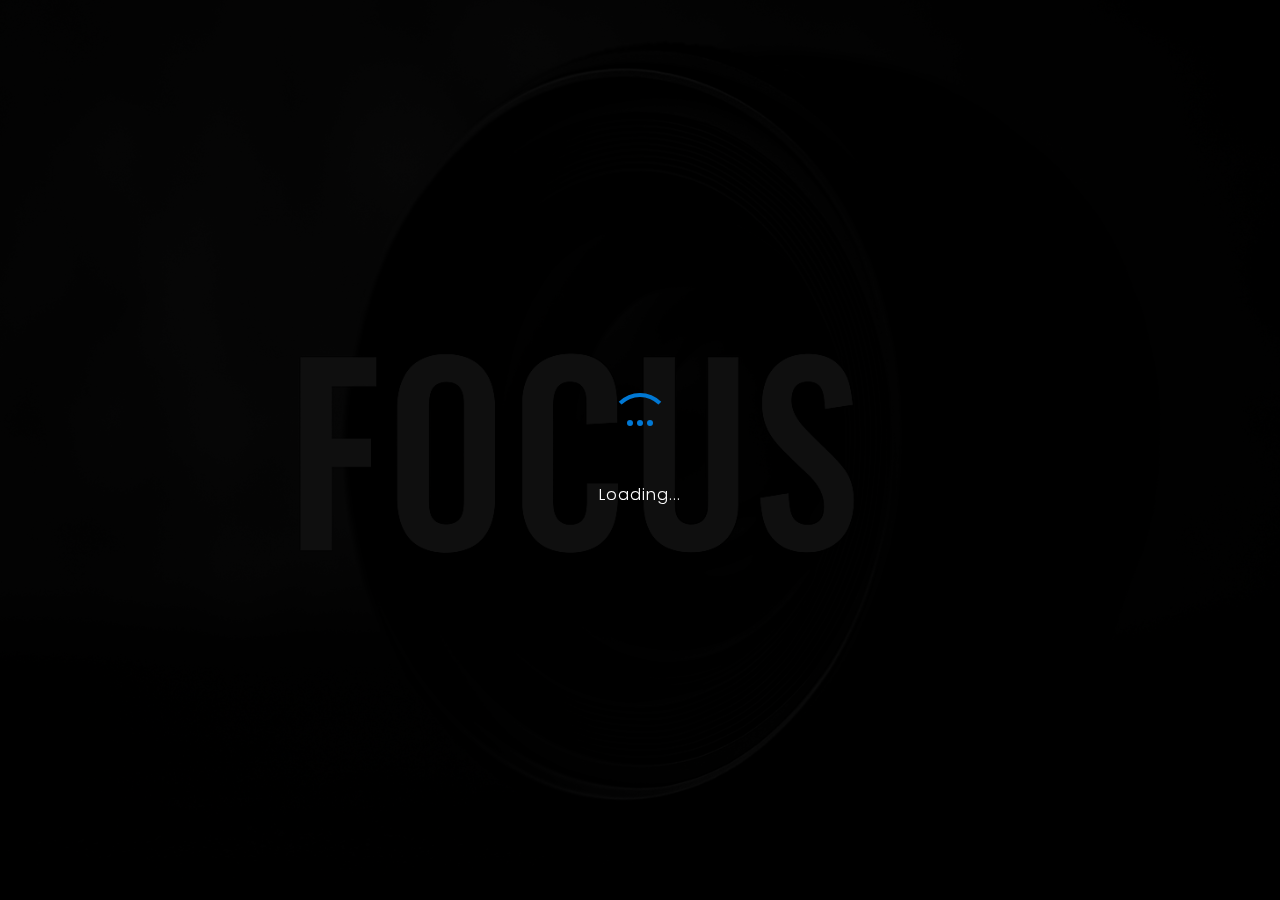
<file: FOCUS_application_CO/index.html>
<!DOCTYPE html>
<html lang="en">
<head>
    <meta charset="UTF-8">
    <meta name="viewport" content="width=device-width, initial-scale=1.0">
    <title>Focus - Smart Student Task Scheduling System</title>
    
    <!-- Bootstrap CSS -->
    <link href="https://cdnjs.cloudflare.com/ajax/libs/bootstrap/5.3.2/css/bootstrap.min.css" rel="stylesheet">
    
    <!-- Font Awesome -->
    <link href="https://cdnjs.cloudflare.com/ajax/libs/font-awesome/6.4.0/css/all.min.css" rel="stylesheet">
    
    <!-- Google Fonts -->
    <link href="https://fonts.googleapis.com/css2?family=Poppins:wght@300;400;600;700&display=swap" rel="stylesheet">
     <link rel="icon" type="image/png" sizes="32x32" href="focus-logo.png">
    <link rel="apple-touch-icon" sizes="180x180" href="focus-logo.png">
    <style>
        * {
            margin: 0;
            padding: 0;
            box-sizing: border-box;
        }
        
        body {
            font-family: 'Poppins', sans-serif;
            height: 100vh;
            overflow: hidden;
            background: url('Focus.png') center/cover no-repeat;
            position: relative;
        }
        
        /* Dark overlay for better text readability */
        .bg-overlay {
            position: absolute;
            top: 0;
            left: 0;
            width: 100%;
            height: 100%;
            background: rgba(0, 0, 0, 0.4);
            z-index: 1;
        }
        
        /* Loading Screen */
        .loading-screen {
            position: fixed;
            top: 0;
            left: 0;
            width: 100%;
            height: 100%;
            background: rgba(0, 0, 0, 0.9);
            display: flex;
            flex-direction: column;
            justify-content: center;
            align-items: center;
            z-index: 1000;
            transition: opacity 0.8s ease-out;
        }
        
        .loading-screen.fade-out {
            opacity: 0;
            pointer-events: none;
        }
        
        /* Windows-style loading animation */
        .windows-loader {
            width: 60px;
            height: 60px;
            position: relative;
            margin-bottom: 30px;
        }
        
        .loader-ring {
            width: 100%;
            height: 100%;
            border: 4px solid transparent;
            border-top: 4px solid #0078d4;
            border-radius: 50%;
            animation: spin 1.2s linear infinite;
        }
        
        .loader-dots {
            position: absolute;
            top: 50%;
            left: 50%;
            transform: translate(-50%, -50%);
            display: flex;
            gap: 4px;
        }
        
        .loader-dot {
            width: 6px;
            height: 6px;
            background: #0078d4;
            border-radius: 50%;
            animation: pulse 1.4s ease-in-out infinite;
        }
        
        .loader-dot:nth-child(2) {
            animation-delay: 0.2s;
        }
        
        .loader-dot:nth-child(3) {
            animation-delay: 0.4s;
        }
        
        .loading-text {
            color: #ffffff;
            font-size: 16px;
            font-weight: 300;
            letter-spacing: 1px;
        }
        
        @keyframes spin {
            0% { transform: rotate(0deg); }
            100% { transform: rotate(360deg); }
        }
        
        @keyframes pulse {
            0%, 80%, 100% { 
                transform: scale(0.8);
                opacity: 0.5;
            }
            40% { 
                transform: scale(1);
                opacity: 1;
            }
        }
        
        /* Main Content */
        .main-content {
            position: relative;
            z-index: 2;
            height: 100vh;
            display: flex;
            align-items: center;
            justify-content: flex-start;
            padding-left: 10%;
            opacity: 0;
            transition: opacity 1s ease-in;
        }
        
        .main-content.show {
            opacity: 1;
        }
        
        .text-container {
            text-align: left;
            max-width: 600px;
        }
        
        .main-title {
            font-size: 4.5rem;
            font-weight: 700;
            color: #ffffff;
            text-shadow: 2px 2px 4px rgba(0, 0, 0, 0.8);
            margin-bottom: 20px;
            line-height: 1.1;
        }
        
        .subtitle {
            font-size: 1.8rem;
            font-weight: 300;
            color: #f0f0f0;
            text-shadow: 1px 1px 2px rgba(0, 0, 0, 0.8);
            line-height: 1.4;
        }
        
        /* Typewriter Effect */
        .typewriter {
            overflow: hidden;
            white-space: nowrap;
            border-right: 3px solid #ffffff;
            animation: blink-caret 0.8s infinite;
        }
        
        .typewriter.typing {
            animation: none;
        }
        
        .typewriter.finished {
            border-right: none;
        }
        
        @keyframes blink-caret {
            0%, 50% { border-color: #ffffff; }
            51%, 100% { border-color: transparent; }
        }
        
        /* Responsive Design */
        @media (max-width: 768px) {
            .main-content {
                justify-content: center;
                padding: 0 20px;
                text-align: center;
            }
            
            .text-container {
                text-align: center;
            }
            
            .main-title {
                font-size: 3rem;
            }
            
            .subtitle {
                font-size: 1.4rem;
            }
        }
        
        @media (max-width: 480px) {
            .main-title {
                font-size: 2.5rem;
            }
            
            .subtitle {
                font-size: 1.2rem;
            }
        }
    </style>
</head>
<body>
    <!-- Background Overlay -->
    <div class="bg-overlay"></div>
    
    <!-- Loading Screen -->
    <div class="loading-screen" id="loadingScreen">
        <div class="windows-loader">
            <div class="loader-ring"></div>
            <div class="loader-dots">
                <div class="loader-dot"></div>
                <div class="loader-dot"></div>
                <div class="loader-dot"></div>
            </div>
        </div>
        <div class="loading-text">Loading...</div>
    </div>
    
    <!-- Main Content -->
    <div class="main-content" id="mainContent">
        <div class="text-container">
            <h1 class="main-title typewriter" id="mainTitle"></h1>
            <p class="subtitle typewriter" id="subtitle"></p>
        </div>
    </div>
    
    <!-- Bootstrap JS -->
    <script src="https://cdnjs.cloudflare.com/ajax/libs/bootstrap/5.3.2/js/bootstrap.bundle.min.js"></script>
    
    <!-- jQuery -->
    <script src="https://cdnjs.cloudflare.com/ajax/libs/jquery/3.7.1/jquery.min.js"></script>
    
    <script>
        $(document).ready(function() {
            // Loading duration (3 seconds)
            const loadingDuration = 3000;
            
            // Text to be typed
            const mainText = "Focus";
            const subtitleText = "A smart student task scheduling system";
            
            // Typewriter function
            function typeWriter(element, text, speed = 100, callback = null) {
                let i = 0;
                element.addClass('typing');
                element.text('');
                
                function type() {
                    if (i < text.length) {
                        element.text(element.text() + text.charAt(i));
                        i++;
                        setTimeout(type, speed);
                    } else {
                        element.removeClass('typing');
                        element.addClass('finished');
                        if (callback) {
                            setTimeout(callback, 500);
                        }
                    }
                }
                type();
            }
            
            // Start the sequence after loading
            setTimeout(function() {
                // Fade out loading screen
                $('#loadingScreen').addClass('fade-out');
                
                // Show main content
                setTimeout(function() {
                    $('#mainContent').addClass('show');
                    
                    // Start typing main title
                    setTimeout(function() {
                        typeWriter($('#mainTitle'), mainText, 150, function() {
                            // Start typing subtitle after main title is done
                            typeWriter($('#subtitle'), subtitleText, 80, function() {
                                // Wait 2 seconds after all typewriter effects complete, then navigate
                                setTimeout(function() {
                                    window.location.href = 'intro.html';
                                }, 2000);
                            });
                        });
                    }, 500);
                    
                }, 800);
                
            }, loadingDuration);
            
            // Remove loading screen from DOM after fade out
            setTimeout(function() {
                $('#loadingScreen').remove();
            }, loadingDuration + 1500);
        });
        
        // Handle window resize for responsive design
        $(window).resize(function() {
            // Adjust layout if needed
        });
        
        // Preload background image
        const img = new Image();
        img.src = 'Focus.png';
    </script>
</body>
</html>
</file>
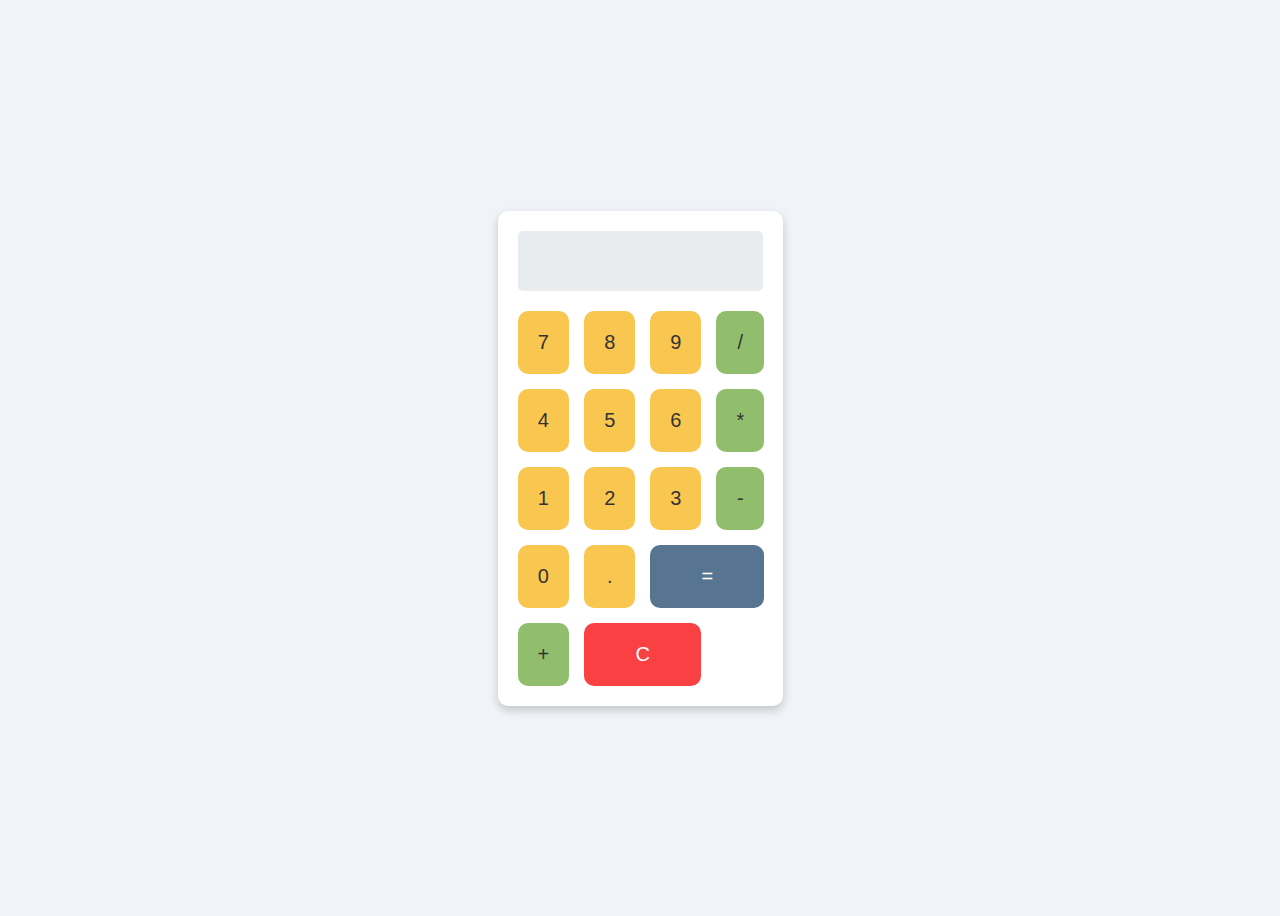
<file: Calculator_Webdev/calculator.html>
<!DOCTYPE html>
<html>
<head>
  <title>Enhanced Calculator</title>
  <style>
    * {
      box-sizing: border-box;
    }

    body {
      background-color: #f0f4f8;
      display: flex;
      justify-content: center;
      align-items: center;
      height: 100vh;
      font-family: Arial, sans-serif;
    }

    .calculator {
      background-color: #ffffff;
      border-radius: 10px;
      box-shadow: 0 4px 10px rgba(0, 0, 0, 0.2);
      width: 285px;
      padding: 20px;
    }

    #display {
      width: 100%;
      height: 60px;
      font-size: 28px;
      padding: 10px;
      text-align: right;
      border: none;
      border-radius: 5px;
      background-color: #e9ecef;
      margin-bottom: 20px;
    }

    .buttons {
      display: grid;
      grid-template-columns: repeat(4, 1fr);
      gap: 15px;
    }

    .button {
      padding: 20px;
      font-size: 20px;
      border: none;
      border-radius: 10px;
      background-color: #f9c74f;
      color: #333;
      cursor: pointer;
      transition: all 0.2s ease-in-out;
    }

    .button:hover {
      background-color: #f9844a;
      color: white;
    }

    .operator {
      background-color: #90be6d;
    }

    .operator:hover {
      background-color: #43aa8b;
    }

    .equal {
      background-color: #577590;
      color: white;
      grid-column: span 2;
    }

    .equal:hover {
      background-color: #277da1;
    }

    .clear {
      background-color: #f94144;
      color: white;
      grid-column: span 2;
    }

    .clear:hover {
      background-color: #d00000;
    }
  </style>
</head>
<body>
  <div class="calculator">
    <input type="text" id="display" disabled>

    <div class="buttons">
      <button class="button" onclick="press('7')">7</button>
      <button class="button" onclick="press('8')">8</button>
      <button class="button" onclick="press('9')">9</button>
      <button class="button operator" onclick="press('/')">/</button>

      <button class="button" onclick="press('4')">4</button>
      <button class="button" onclick="press('5')">5</button>
      <button class="button" onclick="press('6')">6</button>
      <button class="button operator" onclick="press('*')">*</button>

      <button class="button" onclick="press('1')">1</button>
      <button class="button" onclick="press('2')">2</button>
      <button class="button" onclick="press('3')">3</button>
      <button class="button operator" onclick="press('-')">-</button>

      <button class="button" onclick="press('0')">0</button>
      <button class="button" onclick="press('.')">.</button>
      <button class="button equal" onclick="calculate()">=</button>
      <button class="button operator" onclick="press('+')">+</button>

      <button class="button clear" onclick="clears()">C</button>
    </div>
  </div>

  <script>
    function press(val) {
      document.getElementById('display').value += val;
    }

    function calculate() {
      try {
        const result = eval(document.getElementById('display').value);
        document.getElementById('display').value = result;
      } catch {
        document.getElementById('display').value = 'Error';
      }
    }

    function clears() {
      document.getElementById('display').value = '';
    }

    // Keyboard Support
    document.addEventListener('keydown', function(event) {
      const key = event.key;

      if (!isNaN(key) || ['+', '-', '*', '/', '.'].includes(key)) {
        press(key);
      } else if (key === 'Enter') {
        event.preventDefault();
        calculate();
      } else if (key === 'Backspace') {
        const display = document.getElementById('display');
        display.value = display.value.slice(0, -1);
      } else if (key.toLowerCase() === 'c') {
        clears();
      }
    });
  </script>
</body>
</html>
</file>
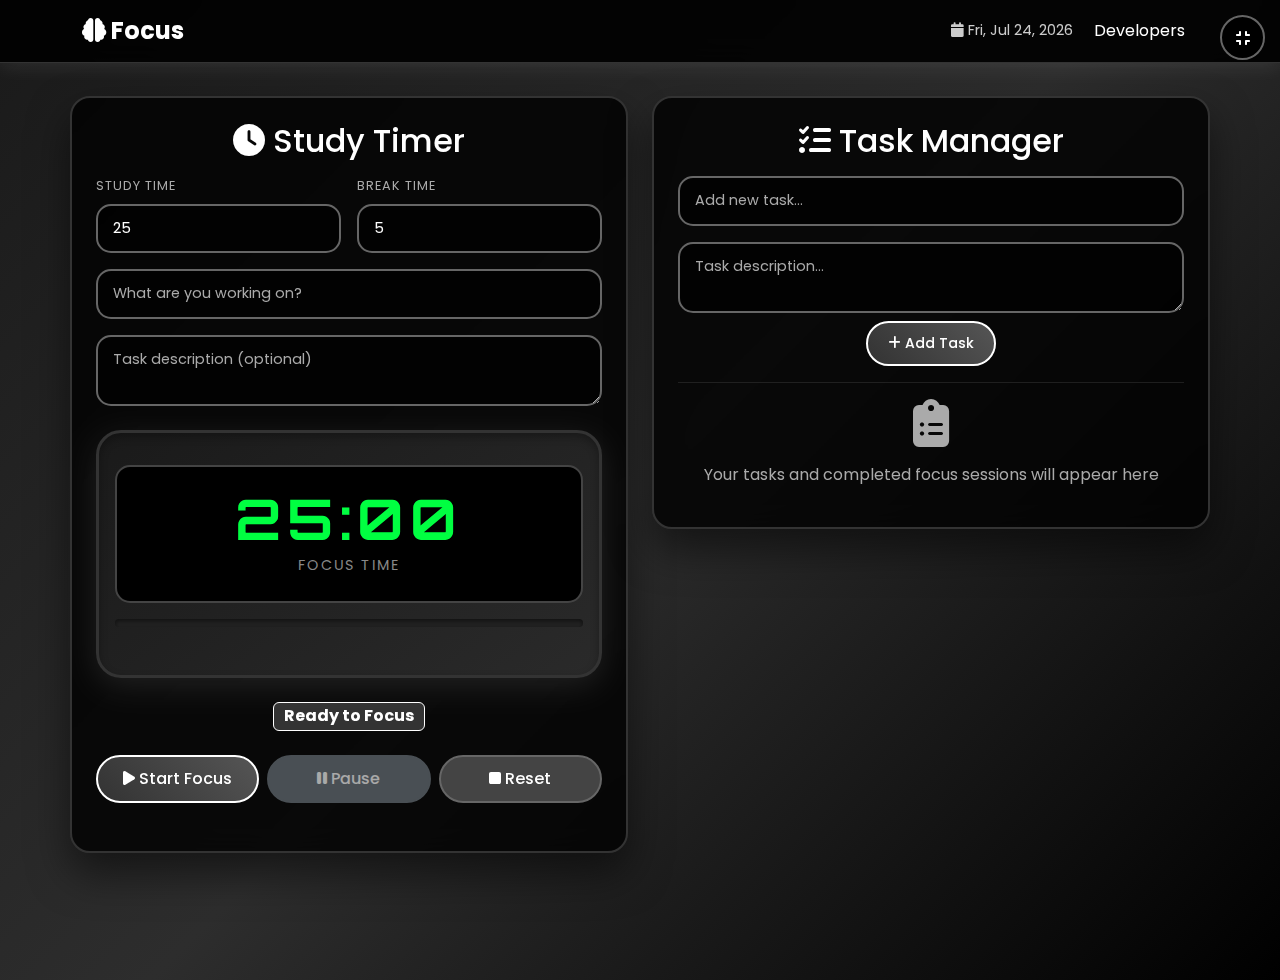
<file: FOCUS_application_CO/focus.html>
<!DOCTYPE html>
<html lang="en">
<head>
    <meta charset="UTF-8">
    <meta name="viewport" content="width=device-width, initial-scale=1.0">
    <title>Focus | Main</title>
    
    <!-- Bootstrap CSS -->
    <link href="https://cdnjs.cloudflare.com/ajax/libs/bootstrap/5.3.0/css/bootstrap.min.css" rel="stylesheet">
    
    <!-- Google Fonts -->
    <link href="https://fonts.googleapis.com/css2?family=Poppins:wght@300;400;500;600;700&family=Orbitron:wght@400;700;900&display=swap" rel="stylesheet">
    
    <!-- Font Awesome -->
    <link href="https://cdnjs.cloudflare.com/ajax/libs/font-awesome/6.4.0/css/all.min.css" rel="stylesheet">
       <link rel="icon" type="image/png" sizes="32x32" href="focus-logo.png">
    <link rel="apple-touch-icon" sizes="180x180" href="focus-logo.png">
    
    <style>
        * {
            margin: 0;
            padding: 0;
            box-sizing: border-box;
        }

        body {
            font-family: 'Poppins', sans-serif;
            background: linear-gradient(135deg, #1a1a1a 0%, #2d2d2d 50%, #000000 100%);
            min-height: 100vh;
            color: #ffffff;
            transition: all 0.3s ease;
        }

        .navbar {
            background: rgba(0, 0, 0, 0.9);
            backdrop-filter: blur(10px);
            box-shadow: 0 2px 20px rgba(255, 255, 255, 0.1);
            border-bottom: 1px solid #333;
            padding: 0.5rem 0;
        }

        .navbar-brand {
            font-weight: 700;
            font-size: 1.5rem;
            color: #ffffff !important;
        }

        .navbar-text {
            color: #cccccc !important;
            font-size: 0.9rem;
        }

        .main-container {
            padding: 1rem 0;
        }

        .timer-card, .todo-list {
            background: rgba(0, 0, 0, 0.8);
            border: 2px solid #333;
            border-radius: 20px;
            padding: 1.5rem;
            box-shadow: 0 20px 40px rgba(0, 0, 0, 0.5);
            backdrop-filter: blur(10px);
            margin-bottom: 1.5rem;
            height: fit-content;
        }

        /* Digital Clock Styles */
        .digital-clock-container {
            background: linear-gradient(145deg, #1a1a1a, #2a2a2a);
            border: 3px solid #333;
            border-radius: 25px;
            padding: 2rem 1rem;
            margin: 1.5rem 0;
            box-shadow: 
                inset 0 4px 8px rgba(0, 0, 0, 0.3),
                0 8px 32px rgba(255, 255, 255, 0.1);
            position: relative;
            overflow: hidden;
        }

        .digital-clock-container::before {
            content: '';
            position: absolute;
            top: 0;
            left: -100%;
            width: 100%;
            height: 100%;
            background: linear-gradient(90deg, transparent, rgba(255, 255, 255, 0.1), transparent);
            animation: shine 3s infinite;
        }

        @keyframes shine {
            0% { left: -100%; }
            100% { left: 100%; }
        }

        .digital-display {
            background: #000;
            border: 2px solid #444;
            border-radius: 15px;
            padding: 1.5rem;
            text-align: center;
            position: relative;
            box-shadow: inset 0 2px 10px rgba(0, 0, 0, 0.8);
        }

        .timer-digits {
            font-family: 'Orbitron', monospace;
            font-size: 3.5rem;
            font-weight: 700;
            color: #00ff41;
            letter-spacing: 0.1em;
            margin: 0;
            line-height: 1;
        }

        .timer-colon {
            animation: blink 1s infinite;
        }

        @keyframes blink {
            0%, 50% { opacity: 1; }
            51%, 100% { opacity: 0.3; }
        }

        .timer-label {
            font-size: 0.9rem;
            color: #888;
            margin-top: 0.5rem;
            text-transform: uppercase;
            letter-spacing: 2px;
        }

        .progress-bar-container {
            background: #222;
            border-radius: 25px;
            height: 8px;
            margin: 1rem 0;
            overflow: hidden;
            box-shadow: inset 0 2px 4px rgba(0, 0, 0, 0.5);
        }

        .progress-bar-fill {
            height: 100%;
            background: linear-gradient(90deg, #00ff41, #00cc33);
            border-radius: 25px;
            transition: width 0.3s ease;
            box-shadow: 0 0 10px rgba(0, 255, 65, 0.5);
        }

        .timer-controls {
            text-align: center;
            margin: 1.5rem 0;
            display: flex;
            flex-wrap: wrap;
            gap: 0.5rem;
            justify-content: center;
        }

        .btn-primary {
            background: linear-gradient(45deg, #333, #555);
            border: 2px solid #ffffff;
            color: #ffffff;
            padding: 10px 20px;
            border-radius: 25px;
            font-weight: 500;
            transition: all 0.3s ease;
            flex: 1;
            min-width: 120px;
            max-width: 200px;
        }

        .btn-primary:hover {
            background: linear-gradient(45deg, #555, #777);
            transform: translateY(-2px);
            box-shadow: 0 8px 20px rgba(255, 255, 255, 0.2);
            color: #ffffff;
            border-color: #ffffff;
        }

        .btn-secondary {
            background: #444;
            border: 2px solid #666;
            color: #ffffff;
            padding: 10px 20px;
            border-radius: 25px;
            font-weight: 500;
            transition: all 0.3s ease;
            flex: 1;
            min-width: 120px;
            max-width: 200px;
        }

        .btn-secondary:hover {
            background: #666;
            color: #ffffff;
            border-color: #888;
        }

        .btn-success {
            background: #333;
            border: 2px solid #ffffff;
            color: #ffffff;
            padding: 10px 20px;
            border-radius: 25px;
            font-weight: 500;
        }

        .btn-success:hover {
            background: #555;
            color: #ffffff;
            border-color: #ffffff;
        }

        .input-group {
            margin: 1rem 0;
        }

        .input-row {
            display: grid;
            grid-template-columns: 1fr 1fr;
            gap: 1rem;
            margin-bottom: 1rem;
        }

        .input-field {
            display: flex;
            flex-direction: column;
        }

        .input-label {
            font-size: 0.8rem;
            color: #aaa;
            margin-bottom: 0.5rem;
            text-transform: uppercase;
            letter-spacing: 1px;
        }

        .form-control {
            border-radius: 15px;
            border: 2px solid #666;
            padding: 12px 15px;
            background: rgba(0, 0, 0, 0.7);
            color: #ffffff;
            font-size: 0.9rem;
        }

        .form-control:focus {
            border-color: #ffffff;
            box-shadow: 0 0 0 0.2rem rgba(255, 255, 255, 0.25);
            background: rgba(0, 0, 0, 0.8);
            color: #ffffff;
        }

        .form-control::placeholder {
            color: #aaa;
        }

        .todo-list {
            max-height: 70vh;
            overflow-y: auto;
        }

        .todo-item {
            background: rgba(255, 255, 255, 0.1);
            border-radius: 15px;
            padding: 1rem;
            margin: 0.5rem 0;
            border-left: 4px solid #ffffff;
            transition: all 0.3s ease;
            border: 1px solid #333;
        }

        .todo-item:hover {
            transform: translateX(5px);
            box-shadow: 0 5px 15px rgba(255, 255, 255, 0.1);
            background: rgba(255, 255, 255, 0.15);
        }

        .todo-date {
            font-size: 0.75rem;
            color: #aaa;
            margin-bottom: 0.5rem;
        }

        .todo-title {
            font-weight: 600;
            color: #ffffff;
            font-size: 0.95rem;
        }

        .todo-description {
            font-size: 0.85rem;
            color: #ccc;
            margin-top: 0.5rem;
        }

        .todo-duration {
            background: #333;
            color: white;
            border: 1px solid #666;
            padding: 0.25rem 0.75rem;
            border-radius: 20px;
            font-size: 0.75rem;
            display: inline-block;
            margin-top: 0.5rem;
        }

        .modal-content {
            border-radius: 20px;
            border: 2px solid #333;
            background: rgba(0, 0, 0, 0.9);
            color: #ffffff;
        }

        .modal-header {
            background: linear-gradient(45deg, #333, #555);
            color: white;
            border-radius: 20px 20px 0 0;
            border-bottom: 1px solid #666;
        }

        .modal-body {
            background: rgba(0, 0, 0, 0.9);
        }

        .modal-footer {
            background: rgba(0, 0, 0, 0.9);
            border-top: 1px solid #666;
        }

        .break-popup {
            background: rgba(0, 0, 0, 0.95);
            color: white;
        }

        .break-popup .modal-header {
            background: linear-gradient(45deg, #333, #666);
        }

        .social-links {
            display: flex;
            justify-content: center;
            gap: 15px;
            margin: 20px 0;
            flex-wrap: wrap;
        }

        .social-link {
            display: flex;
            align-items: center;
            gap: 8px;
            background: rgba(255, 255, 255, 0.1);
            border: 1px solid #666;
            padding: 12px 20px;
            border-radius: 25px;
            text-decoration: none;
            color: white;
            transition: all 0.3s ease;
            flex: 1;
            min-width: 120px;
            justify-content: center;
        }

        .social-link:hover {
            background: rgba(255, 255, 255, 0.2);
            transform: translateY(-2px);
            color: white;
            border-color: #ffffff;
        }

        .badge {
            background: #333 !important;
            border: 1px solid #666;
            color: #ffffff !important;
            font-size: 0.8rem;
        }

        .badge.bg-primary {
            background: #333 !important;
            border-color: #ffffff;
        }

        .badge.bg-success {
            background: #444 !important;
            border-color: #ffffff;
        }

        .badge.bg-warning {
            background: #555 !important;
            border-color: #ffffff;
        }

        .text-muted {
            color: #aaa !important;
        }

        .text-success {
            color: #ccc !important;
        }

        .fullscreen-toggle {
            position: fixed;
            top: 15px;
            right: 15px;
            z-index: 1050;
            background: rgba(0, 0, 0, 0.8);
            border: 2px solid #666;
            color: #ffffff;
            border-radius: 50%;
            width: 45px;
            height: 45px;
            display: flex;
            align-items: center;
            justify-content: center;
            cursor: pointer;
            transition: all 0.3s ease;
        }

        .fullscreen-toggle:hover {
            background: rgba(255, 255, 255, 0.1);
            border-color: #ffffff;
            transform: scale(1.1);
        }

        /* Mobile Responsive Styles */
        @media (max-width: 768px) {
            .navbar-brand {
                font-size: 1.3rem;
            }
            
            .navbar-text {
                font-size: 0.8rem;
            }
            
            .main-container {
                padding: 0.5rem 0;
                margin-top: 70px !important;
            }
            
            .timer-card, .todo-list {
                padding: 1rem;
                margin-bottom: 1rem;
                border-radius: 15px;
            }
            
            .digital-clock-container {
                padding: 1rem 0.5rem;
                margin: 1rem 0;
            }
            
            .digital-display {
                padding: 1rem;
            }
            
            .timer-digits {
                font-size: 2.5rem;
            }
            
            .timer-controls {
                margin: 1rem 0;
                flex-direction: column;
                align-items: stretch;
            }
            
            .btn-primary, .btn-secondary {
                margin: 0.25rem 0;
                padding: 12px 15px;
                min-width: auto;
                max-width: none;
            }
            
            .input-row {
                grid-template-columns: 1fr;
                gap: 0.5rem;
            }
            
            .form-control {
                padding: 10px 12px;
                font-size: 0.9rem;
            }
            
            .todo-list {
                max-height: 50vh;
            }
            
            .todo-item {
                padding: 0.75rem;
            }
            
            .social-links {
                flex-direction: column;
                gap: 10px;
            }
            
            .social-link {
                min-width: auto;
            }
            
            .fullscreen-toggle {
                width: 40px;
                height: 40px;
                top: 10px;
                right: 10px;
            }
            
            h2 {
                font-size: 1.5rem;
            }
            
            h4 {
                font-size: 1.2rem;
            }
            
            .modal-dialog {
                margin: 1rem;
            }
            
            .todo-date {
                font-size: 0.7rem;
            }
            
            .todo-title {
                font-size: 0.9rem;
            }
            
            .todo-description {
                font-size: 0.8rem;
            }
        }

        @media (max-width: 480px) {
            .timer-digits {
                font-size: 2rem;
            }
            
            .digital-display {
                padding: 0.75rem;
            }
            
            .timer-card, .todo-list {
                padding: 0.75rem;
            }
            
            .btn-primary, .btn-secondary {
                padding: 10px 12px;
                font-size: 0.85rem;
            }
            
            .form-control {
                padding: 8px 10px;
                font-size: 0.85rem;
            }
            
            .social-link {
                padding: 10px 15px;
                font-size: 0.85rem;
            }
            
            .todo-item {
                padding: 0.5rem;
            }
        }

        .fade-in {
            animation: fadeIn 0.5s ease-in;
        }

        @keyframes fadeIn {
            from { opacity: 0; transform: translateY(20px); }
            to { opacity: 1; transform: translateY(0); }
        }

        .pulse {
            animation: pulse 2s infinite;
        }

        @keyframes pulse {
            0% { transform: scale(1); }
            50% { transform: scale(1.05); }
            100% { transform: scale(1); }
        }

        /* Custom scrollbar for dark theme */
        ::-webkit-scrollbar {
            width: 6px;
        }

        ::-webkit-scrollbar-track {
            background: #333;
        }

        ::-webkit-scrollbar-thumb {
            background: #666;
            border-radius: 10px;
        }

        ::-webkit-scrollbar-thumb:hover {
            background: #888;
        }
    </style>
</head>
<body>
    <!-- Fullscreen Toggle Button -->
    <div class="fullscreen-toggle" id="fullscreenToggle" title="Toggle Fullscreen (Press ESC to exit)">
        <i class="fas fa-expand"></i>
    </div>

    <!-- Navigation -->
    <nav class="navbar navbar-expand-lg navbar-dark fixed-top">
        <div class="container">
            <a class="navbar-brand" href="#">
                <i class="fas fa-brain"></i> Focus
            </a>
            <div class="navbar-nav ms-auto">
                <span class="navbar-text">
                    <i class="fas fa-calendar"></i> <span id="currentDate"></span>&nbsp;&nbsp;
                </span>
            </div>
            <a href = "aboutus.html" style = "color:white;" class = "btn">Developers</a>
        </div>
    </nav>

    <!-- Main Content -->
    <div class="container main-container" style="margin-top: 80px;">
        <div class="row">
            <!-- Timer Section -->
            <div class="col-lg-6">
                <div class="timer-card fade-in">
                    <h2 class="text-center mb-3">
                        <i class="fas fa-clock"></i> Study Timer
                    </h2>
                    
                    <div class="input-row">
                        <div class="input-field">
                            <label class="input-label">Study Time</label>
                            <input type="number" class="form-control" id="studyMinutes" placeholder="25" min="1" max="120" value="25">
                        </div>
                        <div class="input-field">
                            <label class="input-label">Break Time</label>
                            <input type="number" class="form-control" id="breakMinutes" placeholder="5" min="1" max="30" value="5">
                        </div>
                    </div>

                    <!-- Task Input -->
                    <div class="input-group mb-2">
                        <input type="text" class="form-control" id="taskTitle" placeholder="What are you working on?">
                    </div>
                    
                    <div class="input-group mb-3">
                        <textarea class="form-control" id="taskDescription" placeholder="Task description (optional)" rows="2"></textarea>
                    </div>

                    <!-- Digital Clock Display -->
                    <div class="digital-clock-container">
                        <div class="digital-display">
                            <div class="timer-digits" id="timerDisplay">25<span class="timer-colon">:</span>00</div>
                            <div class="timer-label">FOCUS TIME</div>
                        </div>
                        <div class="progress-bar-container">
                            <div class="progress-bar-fill" id="progressBar" style="width: 0%"></div>
                        </div>
                    </div>

                    <!-- Timer Status -->
                    <div class="text-center mb-3">
                        <span class="badge bg-primary fs-6" id="timerStatus">Ready to Focus</span>
                    </div>

                    <!-- Timer Controls -->
                    <div class="timer-controls">
                        <button class="btn btn-primary" id="startBtn">
                            <i class="fas fa-play"></i> Start Focus
                        </button>
                        <button class="btn btn-secondary" id="pauseBtn" disabled>
                            <i class="fas fa-pause"></i> Pause
                        </button>
                        <button class="btn btn-secondary" id="resetBtn">
                            <i class="fas fa-stop"></i> Reset
                        </button>
                    </div>
                </div>
            </div>

            <!-- Todo List Section -->
            <div class="col-lg-6">
                <div class="todo-list fade-in">
                    <h2 class="text-center mb-3">
                        <i class="fas fa-list-check"></i> Task Manager
                    </h2>
                    
                    <!-- Add Task Form -->
                    <div class="mb-3">
                        <div class="input-group mb-2">
                            <input type="text" class="form-control form-control-sm" id="newTaskTitle" placeholder="Add new task...">
                        </div>
                        <div class="input-group mb-2">
                            <textarea class="form-control form-control-sm" id="newTaskDesc" placeholder="Task description..." rows="2"></textarea>
                        </div>
                        <div class="text-center">
                            <button class="btn btn-primary btn-sm" id="addTaskBtn">
                                <i class="fas fa-plus"></i> Add Task
                            </button>
                        </div>
                    </div>
                    
                    <hr style="border-color: #666;">
                    
                    <!-- Tasks Container -->
                    <div id="todoContainer">
                        <div class="text-center text-muted">
                            <i class="fas fa-clipboard-list fa-3x mb-3"></i>
                            <p>Your tasks and completed focus sessions will appear here</p>
                        </div>
                    </div>
                </div>
            </div>
        </div>
    </div>

    <!-- Session Complete Modal -->
    <div class="modal fade" id="sessionCompleteModal" tabindex="-1">
        <div class="modal-dialog modal-dialog-centered">
            <div class="modal-content">
                <div class="modal-header">
                    <h5 class="modal-title">
                        <i class="fas fa-trophy"></i> Session Complete!
                    </h5>
                </div>
                <div class="modal-body text-center">
                    <div class="mb-4">
                        <i class="fas fa-check-circle fa-4x text-success"></i>
                    </div>
                    <h4>Great job! You completed your focus session.</h4>
                    <p class="text-muted">Time to save your progress and take a well-deserved break.</p>
                    
                    <div class="input-group mb-3">
                        <input type="text" class="form-control" id="modalTaskTitle" placeholder="Task title">
                    </div>
                    
                    <div class="input-group mb-3">
                        <textarea class="form-control" id="modalTaskDescription" placeholder="What did you accomplish?" rows="3"></textarea>
                    </div>
                </div>
                <div class="modal-footer">
                    <button type="button" class="btn btn-success" id="saveTaskBtn">
                        <i class="fas fa-save"></i> Save & Take Break
                    </button>
                </div>
            </div>
        </div>
    </div>

    <!-- Break Time Modal -->
    <div class="modal fade" id="breakModal" tabindex="-1">
        <div class="modal-dialog modal-dialog-centered">
            <div class="modal-content break-popup">
                <div class="modal-header">
                    <h5 class="modal-title">
                        <i class="fas fa-coffee"></i> Break Time!
                    </h5>
                    <div class="ms-auto">
                        <span class="badge bg-light text-dark" id="breakTimer">5:00</span>
                    </div>
                </div>
                <div class="modal-body text-center">
                    <div class="mb-4">
                        <i class="fas fa-smile fa-4x"></i>
                    </div>
                    <h4>Time for a break!</h4>
                    <p>Relax and recharge. You can explore these if you want:</p>
                    
                    <div class="social-links">
                        <a href="https://youtube.com" target="_blank" class="social-link" id="youtubeLink">
                            <i class="fab fa-youtube fa-2x"></i>
                            <span>YouTube</span>
                        </a>
                        <a href="https://instagram.com" target="_blank" class="social-link" id="instagramLink">
                            <i class="fab fa-instagram fa-2x"></i>
                            <span>Instagram</span>
                        </a>
                    </div>
                    
                    <p class="mt-3">
                        <small><i class="fas fa-info-circle"></i> This break will automatically end in <span id="breakTimeLeft">5:00</span></small>
                    </p>
                </div>
            </div>
        </div>
    </div>

    <!-- jQuery -->
    <script src="https://cdnjs.cloudflare.com/ajax/libs/jquery/3.7.0/jquery.min.js"></script>
    
    <!-- Bootstrap JS -->
    <script src="https://cdnjs.cloudflare.com/ajax/libs/bootstrap/5.3.0/js/bootstrap.bundle.min.js"></script>

    <script>
 $(document).ready(function() {
    // Timer variables
    let studyTimer = null;
    let breakTimer = null;
    let studyTimeLeft = 25 * 60; // 25 minutes in seconds
    let breakTimeLeft = 5 * 60; // 5 minutes in seconds
    let isStudySession = true;
    let isPaused = false;
    let totalStudyTime = 25 * 60;
    let totalBreakTime = 5 * 60;

    // Initialize
    updateCurrentDate();
    loadTasks();
    
    // Auto-enter fullscreen on page load
    setTimeout(function() {
        if (isFullscreenSupported() && !isCurrentlyFullscreen()) {
            enterFullscreen();
        }
    }, 500);

    // Fullscreen functionality
    function isFullscreenSupported() {
        return !!(document.fullscreenEnabled || 
                 document.webkitFullscreenEnabled || 
                 document.mozFullScreenEnabled ||
                 document.msFullscreenEnabled);
    }

    function isCurrentlyFullscreen() {
        return !!(document.fullscreenElement || 
                 document.webkitFullscreenElement || 
                 document.mozFullScreenElement ||
                 document.msFullscreenElement);
    }

    function enterFullscreen() {
        const elem = document.documentElement;
        
        if (elem.requestFullscreen) {
            elem.requestFullscreen().catch(err => {
                console.log('Error attempting to enable fullscreen:', err);
            });
        } else if (elem.webkitRequestFullscreen) {
            elem.webkitRequestFullscreen();
        } else if (elem.mozRequestFullScreen) {
            elem.mozRequestFullScreen();
        } else if (elem.msRequestFullscreen) {
            elem.msRequestFullscreen();
        }
    }

    function exitFullscreen() {
        if (document.exitFullscreen) {
            document.exitFullscreen().catch(err => {
                console.log('Error attempting to exit fullscreen:', err);
            });
        } else if (document.webkitExitFullscreen) {
            document.webkitExitFullscreen();
        } else if (document.mozCancelFullScreen) {
            document.mozCancelFullScreen();
        } else if (document.msExitFullscreen) {
            document.msExitFullscreen();
        }
    }

    function toggleFullscreen() {
        if (!isFullscreenSupported()) {
            alert('Fullscreen is not supported in this browser');
            return;
        }
        
        if (isCurrentlyFullscreen()) {
            exitFullscreen();
        } else {
            enterFullscreen();
        }
    }

    function updateFullscreenButton() {
        const isFullscreen = isCurrentlyFullscreen();
        const icon = $('#fullscreenToggle i');
        const button = $('#fullscreenToggle');
        
        if (isFullscreen) {
            icon.removeClass('fa-expand').addClass('fa-compress');
            button.attr('title', 'Exit Fullscreen (Press ESC)');
        } else {
            icon.removeClass('fa-compress').addClass('fa-expand');
            button.attr('title', 'Enter Fullscreen');
        }
    }

    // Event listeners for fullscreen
    $('#fullscreenToggle').click(function(e) {
        e.preventDefault();
        e.stopPropagation();
        toggleFullscreen();
    });

    // Listen for all fullscreen change events
    document.addEventListener('fullscreenchange', updateFullscreenButton);
    document.addEventListener('webkitfullscreenchange', updateFullscreenButton);
    document.addEventListener('mozfullscreenchange', updateFullscreenButton);
    document.addEventListener('MSFullscreenChange', updateFullscreenButton);

    // Handle ESC key
    $(document).keydown(function(e) {
        if (e.key === 'Escape' || e.keyCode === 27) {
            setTimeout(updateFullscreenButton, 100);
        }
    });

    // Initialize fullscreen button state
    updateFullscreenButton();

    // Update current date
    function updateCurrentDate() {
        const now = new Date();
        const options = { 
            weekday: 'short', 
            year: 'numeric', 
            month: 'short', 
            day: 'numeric' 
        };
        $('#currentDate').text(now.toLocaleDateString('en-US', options));
    }

    // Format time display
    function formatTime(seconds) {
        const minutes = Math.floor(seconds / 60);
        const remainingSeconds = seconds % 60;
        return `${minutes.toString().padStart(2, '0')}:${remainingSeconds.toString().padStart(2, '0')}`;
    }

    // Update timer display
    function updateTimerDisplay() {
        if (isStudySession) {
            const timeString = formatTime(studyTimeLeft);
            $('#timerDisplay').html(timeString.replace(':', '<span class="timer-colon">:</span>'));
            
            // Update progress bar
            const progress = ((totalStudyTime - studyTimeLeft) / totalStudyTime) * 100;
            $('#progressBar').css('width', progress + '%');
            
            // Update timer label
            $('.timer-label').text('FOCUS TIME');
        } else {
            $('#breakTimer, #breakTimeLeft').text(formatTime(breakTimeLeft));
        }
    }

    // Start study timer
    function startStudyTimer() {
        studyTimer = setInterval(() => {
            if (!isPaused) {
                studyTimeLeft--;
                updateTimerDisplay();
                
                if (studyTimeLeft <= 0) {
                    clearInterval(studyTimer);
                    studyTimeLeft = 0;
                    updateTimerDisplay();
                    endStudySession();
                }
            }
        }, 1000);
    }

    // Start break timer
    function startBreakTimer() {
        breakTimer = setInterval(() => {
            if (!isPaused) {
                breakTimeLeft--;
                updateTimerDisplay();
                
                if (breakTimeLeft <= 0) {
                    clearInterval(breakTimer);
                    breakTimeLeft = 0;
                    updateTimerDisplay();
                    endBreak();
                }
            }
        }, 1000);
    }

    // End study session
    function endStudySession() {
        isStudySession = false;
        $('#timerStatus').removeClass('bg-primary').addClass('bg-success').text('Session Complete');
        $('#timerDisplay').html(formatTime(breakTimeLeft).replace(':', '<span class="timer-colon">:</span>'));
        $('.timer-label').text('BREAK TIME');
        
        // Show session complete modal
        const taskTitle = $('#taskTitle').val();
        const taskDesc = $('#taskDescription').val();
        $('#modalTaskTitle').val(taskTitle);
        $('#modalTaskDescription').val(taskDesc);
        
        $('#sessionCompleteModal').modal('show');
    }

    // Save task and start break
    $('#saveTaskBtn').click(function() {
        const title = $('#modalTaskTitle').val();
        const description = $('#modalTaskDescription').val();
        
        if (title.trim() !== '') {
            addTask(title, description, totalStudyTime);
            $('#taskTitle').val('');
            $('#taskDescription').val('');
        }
        
        $('#sessionCompleteModal').modal('hide');
        startBreak();
    });

    // Start break
    function startBreak() {
        isStudySession = false;
        $('#timerStatus').removeClass('bg-primary').addClass('bg-warning').text('Break Time');
        $('.timer-label').text('BREAK TIME');
        $('#progressBar').css('width', '0%');
        
        // Show break modal
        $('#breakModal').modal('show');
        startBreakTimer();
    }

    // End break
    function endBreak() {
        clearInterval(breakTimer);
        $('#breakModal').modal('hide');
        resetTimer();
        $('#timerStatus').removeClass('bg-warning').addClass('bg-primary').text('Ready to Focus');
    }

    // Reset timer
    function resetTimer() {
        clearInterval(studyTimer);
        clearInterval(breakTimer);
        
        studyTimeLeft = parseInt($('#studyMinutes').val()) * 60 || 25 * 60;
        breakTimeLeft = parseInt($('#breakMinutes').val()) * 60 || 5 * 60;
        totalStudyTime = studyTimeLeft;
        totalBreakTime = breakTimeLeft;
        
        isStudySession = true;
        isPaused = false;
        
        $('#timerDisplay').html(formatTime(studyTimeLeft).replace(':', '<span class="timer-colon">:</span>'));
        $('.timer-label').text('FOCUS TIME');
        $('#progressBar').css('width', '0%');
        
        $('#startBtn').prop('disabled', false);
        $('#pauseBtn').prop('disabled', true);
        $('#resetBtn').prop('disabled', false);
        
        $('#timerStatus').removeClass('bg-warning bg-success').addClass('bg-primary').text('Ready to Focus');
    }

    // Task management
    function addTask(title, description, duration) {
        const taskId = Date.now();
        const now = new Date();
        const dateString = now.toLocaleDateString() + ' ' + now.toLocaleTimeString([], {hour: '2-digit', minute:'2-digit'});
        
        const durationString = Math.floor(duration / 60) + ' min';
        
        const taskElement = `
            <div class="todo-item" data-id="${taskId}">
                <div class="todo-date">${dateString}</div>
                <div class="todo-title">${title}</div>
                <div class="todo-description">${description}</div>
                <div class="todo-duration">${durationString}</div>
                <div class="text-end mt-2">
                    <button class="btn btn-sm btn-outline-danger delete-task" data-id="${taskId}">
                        <i class="fas fa-trash"></i>
                    </button>
                </div>
            </div>
        `;
        
        // If no tasks exist, remove the placeholder
        if ($('#todoContainer').children().length === 1 && $('#todoContainer').children().first().hasClass('text-center')) {
            $('#todoContainer').empty();
        }
        
        $('#todoContainer').prepend(taskElement);
        saveTask(taskId, title, description, dateString, durationString);
    }

    function saveTask(id, title, description, date, duration) {
        try {
            let tasks = JSON.parse(localStorage.getItem('focusTasks')) || [];
            tasks.unshift({ id, title, description, date, duration });
            localStorage.setItem('focusTasks', JSON.stringify(tasks));
        } catch (e) {
            console.log('LocalStorage not available, tasks will not be saved');
        }
    }

    function loadTasks() {
        try {
            const tasks = JSON.parse(localStorage.getItem('focusTasks')) || [];
            
            if (tasks.length > 0) {
                $('#todoContainer').empty();
                
                tasks.forEach(task => {
                    const taskElement = `
                        <div class="todo-item" data-id="${task.id}">
                            <div class="todo-date">${task.date}</div>
                            <div class="todo-title">${task.title}</div>
                            <div class="todo-description">${task.description}</div>
                            <div class="todo-duration">${task.duration}</div>
                            <div class="text-end mt-2">
                                <button class="btn btn-sm btn-outline-danger delete-task" data-id="${task.id}">
                                    <i class="fas fa-trash"></i>
                                </button>
                            </div>
                        </div>
                    `;
                    $('#todoContainer').append(taskElement);
                });
            }
        } catch (e) {
            console.log('LocalStorage not available, cannot load tasks');
        }
    }

    function deleteTask(id) {
        try {
            let tasks = JSON.parse(localStorage.getItem('focusTasks')) || [];
            tasks = tasks.filter(task => task.id != id);
            localStorage.setItem('focusTasks', JSON.stringify(tasks));
        } catch (e) {
            console.log('LocalStorage not available, cannot save task deletion');
        }
        
        $(`[data-id="${id}"]`).remove();
        
        // If no tasks left, show placeholder
        if ($('#todoContainer').children().length === 0) {
            $('#todoContainer').html(`
                <div class="text-center text-muted">
                    <i class="fas fa-clipboard-list fa-3x mb-3"></i>
                    <p>Your tasks and completed focus sessions will appear here</p>
                </div>
            `);
        }
    }

    // Event listeners
    $('#startBtn').click(function() {
        studyTimeLeft = parseInt($('#studyMinutes').val()) * 60 || 25 * 60;
        breakTimeLeft = parseInt($('#breakMinutes').val()) * 60 || 5 * 60;
        totalStudyTime = studyTimeLeft;
        totalBreakTime = breakTimeLeft;
        
        isStudySession = true;
        isPaused = false;
        
        $('#timerStatus').removeClass('bg-warning bg-success').addClass('bg-primary').text('Focusing...');
        $('#startBtn').prop('disabled', true);
        $('#pauseBtn').prop('disabled', false);
        $('#resetBtn').prop('disabled', false);
        
        startStudyTimer();
    });

    $('#pauseBtn').click(function() {
        isPaused = !isPaused;
        
        if (isPaused) {
            $('#pauseBtn').html('<i class="fas fa-play"></i> Resume');
            $('#timerStatus').text('Paused');
        } else {
            $('#pauseBtn').html('<i class="fas fa-pause"></i> Pause');
            $('#timerStatus').text(isStudySession ? 'Focusing...' : 'Break Time');
        }
    });

    $('#resetBtn').click(function() {
        resetTimer();
    });

    $('#addTaskBtn').click(function() {
        const title = $('#newTaskTitle').val().trim();
        const description = $('#newTaskDesc').val().trim();
        
        if (title !== '') {
            addTask(title, description, 0);
            $('#newTaskTitle').val('');
            $('#newTaskDesc').val('');
        }
    });

    $(document).on('click', '.delete-task', function() {
        const taskId = $(this).data('id');
        deleteTask(taskId);
    });

    // Keyboard shortcuts
    $(document).keydown(function(e) {
        // Space to pause/resume (only if not typing in input fields)
        if (e.key === ' ' && !$('input, textarea').is(':focus')) {
            e.preventDefault();
            if (!$('#pauseBtn').prop('disabled')) {
                $('#pauseBtn').click();
            }
        }
        
        // Enter to start timer when in study minutes field
        if (e.key === 'Enter' && $('#studyMinutes').is(':focus')) {
            e.preventDefault();
            if (!$('#startBtn').prop('disabled')) {
                $('#startBtn').click();
            }
        }
        
        // Enter to add task when in new task field
        if (e.key === 'Enter' && ($('#newTaskTitle').is(':focus') || $('#newTaskDesc').is(':focus'))) {
            e.preventDefault();
            $('#addTaskBtn').click();
        }
    });

    // Initialize timer display
    updateTimerDisplay();
});
    </script>
</body>
</html>
</file>
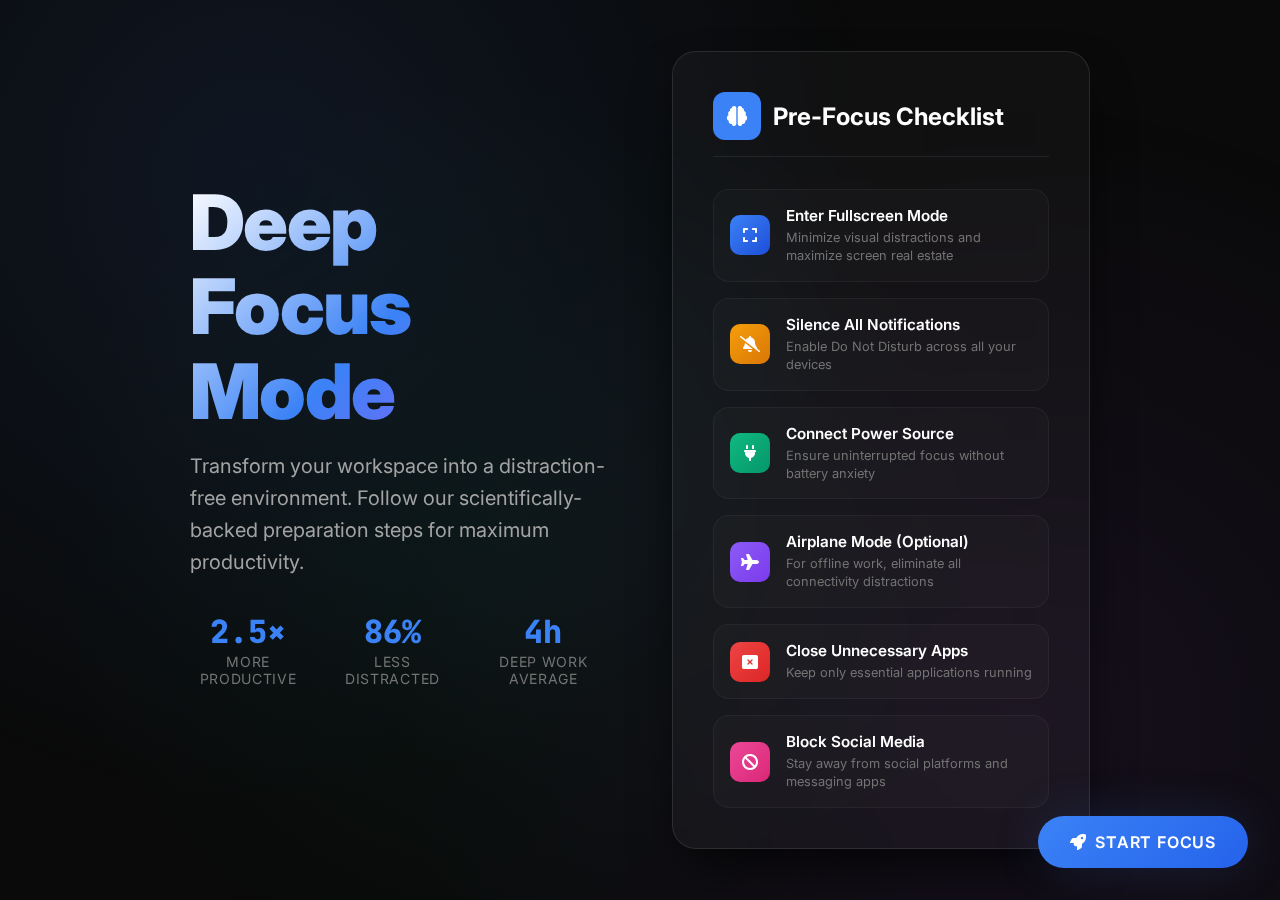
<file: FOCUS_application_CO/instructions.html>
<!DOCTYPE html>
<html lang="en">
<head>
    <meta charset="UTF-8">
    <meta name="viewport" content="width=device-width, initial-scale=1.0">
    <title>Focus | Instructions</title>
    <link rel="stylesheet" href="https://cdnjs.cloudflare.com/ajax/libs/font-awesome/6.5.0/css/all.min.css">
    <link href="https://fonts.googleapis.com/css2?family=Inter:wght@300;400;500;600;700;800;900&family=JetBrains+Mono:wght@400;500;600&display=swap" rel="stylesheet">
       <link rel="icon" type="image/png" sizes="32x32" href="focus-logo.png">
    <link rel="apple-touch-icon" sizes="180x180" href="focus-logo.png">
    <style>
        :root {
            --primary-bg: #0a0a0a;
            --secondary-bg: #141414;
            --card-bg: rgba(20, 20, 20, 0.8);
            --border-color: rgba(255, 255, 255, 0.08);
            --text-primary: #ffffff;
            --text-secondary: #a3a3a3;
            --text-muted: #737373;
            --accent: #3b82f6;
            --accent-hover: #2563eb;
            --success: #10b981;
            --warning: #f59e0b;
            --glass-bg: rgba(255, 255, 255, 0.03);
            --glass-border: rgba(255, 255, 255, 0.1);
            --shadow-lg: 0 25px 50px -12px rgba(0, 0, 0, 0.8);
            --shadow-glow: 0 0 50px rgba(59, 130, 246, 0.15);
        }

        * {
            margin: 0;
            padding: 0;
            box-sizing: border-box;
        }

        body {
            font-family: 'Inter', -apple-system, BlinkMacSystemFont, sans-serif;
            background: var(--primary-bg);
            color: var(--text-primary);
            min-height: 100vh;
            position: relative;
            overflow-x: hidden;
        }

        /* Animated background */
        body::before {
            content: '';
            position: fixed;
            top: 0;
            left: 0;
            width: 100%;
            height: 100%;
            background: 
                radial-gradient(circle at 20% 20%, rgba(59, 130, 246, 0.1) 0%, transparent 50%),
                radial-gradient(circle at 80% 80%, rgba(168, 85, 247, 0.08) 0%, transparent 50%),
                radial-gradient(circle at 40% 60%, rgba(16, 185, 129, 0.06) 0%, transparent 50%);
            pointer-events: none;
            z-index: -1;
        }

        /* Desktop Layout */
        .desktop-container {
            display: none;
            min-height: 100vh;
            padding: 2rem;
            align-items: center;
            justify-content: center;
        }

        .desktop-content {
            max-width: 900px;
            width: 100%;
            display: grid;
            grid-template-columns: 1fr 1fr;
            gap: 4rem;
            align-items: center;
        }

        .hero-section {
            text-align: left;
        }

        .hero-title {
            font-size: clamp(3rem, 6vw, 5rem);
            font-weight: 900;
            background: linear-gradient(135deg, #ffffff 0%, #3b82f6 50%, #a855f7 100%);
            -webkit-background-clip: text;
            -webkit-text-fill-color: transparent;
            background-clip: text;
            line-height: 1.1;
            margin-bottom: 1rem;
            letter-spacing: -0.02em;
        }

        .hero-subtitle {
            font-size: 1.25rem;
            color: var(--text-secondary);
            margin-bottom: 2rem;
            font-weight: 400;
            line-height: 1.6;
        }

        .hero-stats {
            display: flex;
            gap: 2rem;
            margin-bottom: 2rem;
        }

        .stat-item {
            text-align: center;
        }

        .stat-number {
            font-size: 2rem;
            font-weight: 800;
            color: var(--accent);
            font-family: 'JetBrains Mono', monospace;
        }

        .stat-label {
            font-size: 0.875rem;
            color: var(--text-muted);
            text-transform: uppercase;
            letter-spacing: 0.05em;
        }

        .instructions-panel {
            background: var(--glass-bg);
            border: 1px solid var(--glass-border);
            border-radius: 24px;
            padding: 2.5rem;
            backdrop-filter: blur(20px);
            box-shadow: var(--shadow-lg);
        }

        .panel-header {
            display: flex;
            align-items: center;
            gap: 0.75rem;
            margin-bottom: 2rem;
            padding-bottom: 1rem;
            border-bottom: 1px solid var(--border-color);
        }

        .panel-icon {
            width: 48px;
            height: 48px;
            background: var(--accent);
            border-radius: 12px;
            display: flex;
            align-items: center;
            justify-content: center;
            color: white;
            font-size: 1.25rem;
        }

        .panel-title {
            font-size: 1.5rem;
            font-weight: 700;
            color: var(--text-primary);
        }

        .instruction-grid {
            display: grid;
            gap: 1rem;
        }

        .instruction-card {
            display: flex;
            align-items: center;
            gap: 1rem;
            padding: 1rem;
            border-radius: 16px;
            background: rgba(255, 255, 255, 0.02);
            border: 1px solid rgba(255, 255, 255, 0.05);
            transition: all 0.3s cubic-bezier(0.4, 0, 0.2, 1);
            cursor: pointer;
        }

        .instruction-card:hover {
            background: rgba(255, 255, 255, 0.05);
            border-color: var(--accent);
            transform: translateY(-2px);
            box-shadow: 0 8px 25px rgba(59, 130, 246, 0.1);
        }

        .instruction-icon {
            width: 40px;
            height: 40px;
            border-radius: 10px;
            display: flex;
            align-items: center;
            justify-content: center;
            font-size: 1rem;
            flex-shrink: 0;
        }

        .instruction-content {
            flex: 1;
        }

        .instruction-title {
            font-weight: 600;
            color: var(--text-primary);
            margin-bottom: 0.25rem;
            font-size: 0.95rem;
        }

        .instruction-desc {
            font-size: 0.8rem;
            color: var(--text-muted);
            line-height: 1.4;
        }

        /* Mobile Layout */
        .mobile-container {
            display: none;
            min-height: 100vh;
            padding: 1rem;
            flex-direction: column;
        }

        .mobile-header {
            text-align: center;
            padding: 2rem 1rem;
            margin-bottom: 1rem;
        }

        .mobile-title {
            font-size: 2.5rem;
            font-weight: 900;
            background: linear-gradient(135deg, #ffffff 0%, #3b82f6 100%);
            -webkit-background-clip: text;
            -webkit-text-fill-color: transparent;
            background-clip: text;
            margin-bottom: 0.5rem;
        }

        .mobile-subtitle {
            color: var(--text-secondary);
            font-size: 1rem;
            font-weight: 400;
        }

        .mobile-instructions {
            flex: 1;
            background: var(--glass-bg);
            border: 1px solid var(--glass-border);
            border-radius: 24px 24px 0 0;
            padding: 2rem 1.5rem;
            backdrop-filter: blur(20px);
            box-shadow: var(--shadow-lg);
        }

        .mobile-panel-header {
            display: flex;
            align-items: center;
            justify-content: center;
            gap: 0.75rem;
            margin-bottom: 2rem;
            text-align: center;
        }

        .mobile-panel-title {
            font-size: 1.25rem;
            font-weight: 700;
            color: var(--text-primary);
        }

        .mobile-instruction-list {
            display: flex;
            flex-direction: column;
            gap: 1rem;
        }

        .mobile-instruction-card {
            display: flex;
            align-items: flex-start;
            gap: 1rem;
            padding: 1.25rem;
            border-radius: 20px;
            background: rgba(255, 255, 255, 0.03);
            border: 1px solid rgba(255, 255, 255, 0.06);
            transition: all 0.3s ease;
        }

        .mobile-instruction-card:active {
            transform: scale(0.98);
            background: rgba(255, 255, 255, 0.06);
        }

        .mobile-instruction-number {
            width: 32px;
            height: 32px;
            border-radius: 50%;
            background: var(--accent);
            color: white;
            display: flex;
            align-items: center;
            justify-content: center;
            font-weight: 600;
            font-size: 0.875rem;
            flex-shrink: 0;
        }

        .mobile-instruction-content {
            flex: 1;
        }

        .mobile-instruction-title {
            font-weight: 600;
            color: var(--text-primary);
            margin-bottom: 0.5rem;
            font-size: 1rem;
        }

        .mobile-instruction-desc {
            font-size: 0.875rem;
            color: var(--text-muted);
            line-height: 1.5;
        }

        /* Action Button */
        .action-button {
            position: fixed;
            bottom: 2rem;
            right: 2rem;
            background: linear-gradient(135deg, var(--accent) 0%, var(--accent-hover) 100%);
            color: white;
            border: none;
            padding: 1rem 2rem;
            font-size: 1rem;
            font-weight: 600;
            border-radius: 60px;
            cursor: pointer;
            transition: all 0.3s cubic-bezier(0.4, 0, 0.2, 1);
            box-shadow: var(--shadow-glow);
            text-transform: uppercase;
            letter-spacing: 0.05em;
            display: flex;
            align-items: center;
            gap: 0.5rem;
            z-index: 100;
            font-family: inherit;
        }

        .action-button:hover {
            transform: translateY(-3px) scale(1.02);
            box-shadow: 0 20px 40px rgba(59, 130, 246, 0.3);
        }

        .action-button:active {
            transform: translateY(-1px) scale(1);
        }

        .mobile-action-button {
            position: fixed;
            bottom: 0;
            left: 0;
            right: 0;
            background: linear-gradient(135deg, var(--accent) 0%, var(--accent-hover) 100%);
            color: white;
            border: none;
            padding: 1.25rem;
            font-size: 1.1rem;
            font-weight: 700;
            cursor: pointer;
            transition: all 0.3s ease;
            text-transform: uppercase;
            letter-spacing: 0.05em;
            display: none;
            align-items: center;
            justify-content: center;
            gap: 0.75rem;
            z-index: 100;
            font-family: inherit;
            box-shadow: 0 -10px 30px rgba(0, 0, 0, 0.3);
        }

        .mobile-action-button:active {
            transform: scale(0.98);
        }

        /* Icon colors for different instruction types */
        .icon-fullscreen { background: linear-gradient(135deg, #3b82f6, #1d4ed8); }
        .icon-notification { background: linear-gradient(135deg, #f59e0b, #d97706); }
        .icon-power { background: linear-gradient(135deg, #10b981, #059669); }
        .icon-airplane { background: linear-gradient(135deg, #8b5cf6, #7c3aed); }
        .icon-apps { background: linear-gradient(135deg, #ef4444, #dc2626); }
        .icon-social { background: linear-gradient(135deg, #ec4899, #db2777); }

        /* Responsive Design */
        @media (min-width: 768px) {
            .desktop-container { display: flex; }
            .mobile-container { display: none; }
            .mobile-action-button { display: none; }
        }

        @media (max-width: 767px) {
            .desktop-container { display: none; }
            .mobile-container { display: flex; }
            .action-button { display: none; }
            .mobile-action-button { display: flex; }
            
            .mobile-instructions {
                margin-bottom: 80px;
            }
        }

        /* Animations */
        @keyframes fadeInUp {
            from {
                opacity: 0;
                transform: translateY(30px);
            }
            to {
                opacity: 1;
                transform: translateY(0);
            }
        }

        .instruction-card,
        .mobile-instruction-card {
            animation: fadeInUp 0.6s ease forwards;
        }

        .instruction-card:nth-child(1) { animation-delay: 0.1s; }
        .instruction-card:nth-child(2) { animation-delay: 0.2s; }
        .instruction-card:nth-child(3) { animation-delay: 0.3s; }
        .instruction-card:nth-child(4) { animation-delay: 0.4s; }
        .instruction-card:nth-child(5) { animation-delay: 0.5s; }
        .instruction-card:nth-child(6) { animation-delay: 0.6s; }

        .mobile-instruction-card:nth-child(1) { animation-delay: 0.1s; }
        .mobile-instruction-card:nth-child(2) { animation-delay: 0.2s; }
        .mobile-instruction-card:nth-child(3) { animation-delay: 0.3s; }
        .mobile-instruction-card:nth-child(4) { animation-delay: 0.4s; }
        .mobile-instruction-card:nth-child(5) { animation-delay: 0.5s; }
        .mobile-instruction-card:nth-child(6) { animation-delay: 0.6s; }

        /* Pulse animation for important elements */
        @keyframes pulse {
            0%, 100% { opacity: 1; }
            50% { opacity: 0.8; }
        }

        .panel-icon {
            animation: pulse 2s ease-in-out infinite;
        }
    </style>
</head>
<body>
    <!-- Desktop Layout -->
    <div class="desktop-container">
        <div class="desktop-content">
            <div class="hero-section">
                <h1 class="hero-title">Deep Focus Mode</h1>
                <p class="hero-subtitle">
                    Transform your workspace into a distraction-free environment. 
                    Follow our scientifically-backed preparation steps for maximum productivity.
                </p>
                
                <div class="hero-stats">
                    <div class="stat-item">
                        <div class="stat-number">2.5×</div>
                        <div class="stat-label">More Productive</div>
                    </div>
                    <div class="stat-item">
                        <div class="stat-number">86%</div>
                        <div class="stat-label">Less Distracted</div>
                    </div>
                    <div class="stat-item">
                        <div class="stat-number">4h</div>
                        <div class="stat-label">Deep Work Average</div>
                    </div>
                </div>
            </div>
            
            <div class="instructions-panel">
                <div class="panel-header">
                    <div class="panel-icon">
                        <i class="fas fa-brain"></i>
                    </div>
                    <div class="panel-title">Pre-Focus Checklist</div>
                </div>
                
                <div class="instruction-grid">
                    <div class="instruction-card">
                        <div class="instruction-icon icon-fullscreen">
                            <i class="fas fa-expand"></i>
                        </div>
                        <div class="instruction-content">
                            <div class="instruction-title">Enter Fullscreen Mode</div>
                            <div class="instruction-desc">Minimize visual distractions and maximize screen real estate</div>
                        </div>
                    </div>
                    
                    <div class="instruction-card">
                        <div class="instruction-icon icon-notification">
                            <i class="fas fa-bell-slash"></i>
                        </div>
                        <div class="instruction-content">
                            <div class="instruction-title">Silence All Notifications</div>
                            <div class="instruction-desc">Enable Do Not Disturb across all your devices</div>
                        </div>
                    </div>
                    
                    <div class="instruction-card">
                        <div class="instruction-icon icon-power">
                            <i class="fas fa-plug"></i>
                        </div>
                        <div class="instruction-content">
                            <div class="instruction-title">Connect Power Source</div>
                            <div class="instruction-desc">Ensure uninterrupted focus without battery anxiety</div>
                        </div>
                    </div>
                    
                    <div class="instruction-card">
                        <div class="instruction-icon icon-airplane">
                            <i class="fas fa-plane"></i>
                        </div>
                        <div class="instruction-content">
                            <div class="instruction-title">Airplane Mode (Optional)</div>
                            <div class="instruction-desc">For offline work, eliminate all connectivity distractions</div>
                        </div>
                    </div>
                    
                    <div class="instruction-card">
                        <div class="instruction-icon icon-apps">
                            <i class="fas fa-window-close"></i>
                        </div>
                        <div class="instruction-content">
                            <div class="instruction-title">Close Unnecessary Apps</div>
                            <div class="instruction-desc">Keep only essential applications running</div>
                        </div>
                    </div>
                    
                    <div class="instruction-card">
                        <div class="instruction-icon icon-social">
                            <i class="fas fa-ban"></i>
                        </div>
                        <div class="instruction-content">
                            <div class="instruction-title">Block Social Media</div>
                            <div class="instruction-desc">Stay away from social platforms and messaging apps</div>
                        </div>
                    </div>
                </div>
            </div>
        </div>
    </div>
    
    <!-- Mobile Layout -->
    <div class="mobile-container">
        <div class="mobile-header">
            <h1 class="mobile-title">Focus</h1>
            <p class="mobile-subtitle">Prepare for deep work</p>
        </div>
        
        <div class="mobile-instructions">
            <div class="mobile-panel-header">
                <i class="fas fa-check-circle" style="color: var(--success); font-size: 1.5rem;"></i>
                <h2 class="mobile-panel-title">Setup Checklist</h2>
            </div>
            
            <div class="mobile-instruction-list">
                <div class="mobile-instruction-card">
                    <div class="mobile-instruction-number">1</div>
                    <div class="mobile-instruction-content">
                        <div class="mobile-instruction-title">
                            <i class="fas fa-expand" style="margin-right: 0.5rem; color: var(--accent);"></i>
                            Go Fullscreen
                        </div>
                        <div class="mobile-instruction-desc">
                            Tap F11 or use your browser's fullscreen option to eliminate UI distractions
                        </div>
                    </div>
                </div>
                
                <div class="mobile-instruction-card">
                    <div class="mobile-instruction-number">2</div>
                    <div class="mobile-instruction-content">
                        <div class="mobile-instruction-title">
                            <i class="fas fa-bell-slash" style="margin-right: 0.5rem; color: var(--warning);"></i>
                            Silence Everything
                        </div>
                        <div class="mobile-instruction-desc">
                            Enable Do Not Disturb mode on your phone and turn off all notifications
                        </div>
                    </div>
                </div>
                
                <div class="mobile-instruction-card">
                    <div class="mobile-instruction-number">3</div>
                    <div class="mobile-instruction-content">
                        <div class="mobile-instruction-title">
                            <i class="fas fa-battery-full" style="margin-right: 0.5rem; color: var(--success);"></i>
                            Charge Your Device
                        </div>
                        <div class="mobile-instruction-desc">
                            Plug in your device to avoid interruptions from low battery warnings
                        </div>
                    </div>
                </div>
                
                <div class="mobile-instruction-card">
                    <div class="mobile-instruction-number">4</div>
                    <div class="mobile-instruction-content">
                        <div class="mobile-instruction-title">
                            <i class="fas fa-plane" style="margin-right: 0.5rem; color: #8b5cf6;"></i>
                            Airplane Mode
                        </div>
                        <div class="mobile-instruction-desc">
                            If you don't need internet, enable airplane mode to block calls and messages
                        </div>
                    </div>
                </div>
                
                <div class="mobile-instruction-card">
                    <div class="mobile-instruction-number">5</div>
                    <div class="mobile-instruction-content">
                        <div class="mobile-instruction-title">
                            <i class="fas fa-times-circle" style="margin-right: 0.5rem; color: #ef4444;"></i>
                            Close Extra Apps
                        </div>
                        <div class="mobile-instruction-desc">
                            Close all unnecessary browser tabs and background applications
                        </div>
                    </div>
                </div>
                
                <div class="mobile-instruction-card">
                    <div class="mobile-instruction-number">6</div>
                    <div class="mobile-instruction-content">
                        <div class="mobile-instruction-title">
                            <i class="fas fa-ban" style="margin-right: 0.5rem; color: #ec4899;"></i>
                            Block Social Media
                        </div>
                        <div class="mobile-instruction-desc">
                            Stay away from social platforms, messaging apps, and entertainment sites
                        </div>
                    </div>
                </div>
            </div>
        </div>
    </div>
    
    <!-- Desktop Action Button -->
    <button class="action-button" onclick="startFocus()">
        <i class="fas fa-rocket"></i>
        Start Focus
    </button>
    
    <!-- Mobile Action Button -->
    <button class="mobile-action-button" onclick="startFocus()">
        <i class="fas fa-play"></i>
        Begin Focus Mode
    </button>

    <script>
        function startFocus() {
            // Add a smooth transition effect
            document.body.style.transition = 'opacity 0.3s ease';
            document.body.style.opacity = '0';
            
            setTimeout(() => {
                window.location.href = 'focus.html';
            }, 300);
        }
        
        // Keyboard shortcuts
        document.addEventListener('keydown', function(event) {
            if (event.key === 'Enter' || (event.key === ' ' && event.target === document.body)) {
                event.preventDefault();
                startFocus();
            }
            
            // F11 for fullscreen reminder
            if (event.key === 'F11') {
                // Let the browser handle fullscreen, but show a subtle confirmation
                setTimeout(() => {
                    const firstCard = document.querySelector('.instruction-card') || document.querySelector('.mobile-instruction-card');
                    if (firstCard) {
                        firstCard.style.transform = 'scale(1.02)';
                        firstCard.style.boxShadow = '0 8px 25px rgba(16, 185, 129, 0.3)';
                        setTimeout(() => {
                            firstCard.style.transform = '';
                            firstCard.style.boxShadow = '';
                        }, 1000);
                    }
                }, 100);
            }
        });
        
        // Add click feedback for mobile cards
        if (window.innerWidth <= 767) {
            document.querySelectorAll('.mobile-instruction-card').forEach(card => {
                card.addEventListener('click', function() {
                    this.style.background = 'rgba(59, 130, 246, 0.1)';
                    setTimeout(() => {
                        this.style.background = '';
                    }, 200);
                });
            });
        }
        
        // Smooth scroll for mobile
        document.addEventListener('DOMContentLoaded', function() {
            if (window.innerWidth <= 767) {
                document.body.style.scrollBehavior = 'smooth';
            }
        });
        
        // Add some interactive feedback for desktop cards
        document.querySelectorAll('.instruction-card').forEach(card => {
            card.addEventListener('click', function() {
                const icon = this.querySelector('.instruction-icon');
                icon.style.transform = 'scale(1.1) rotate(5deg)';
                setTimeout(() => {
                    icon.style.transform = '';
                }, 200);
            });
        });
    </script>
</body>
</html>
</file>
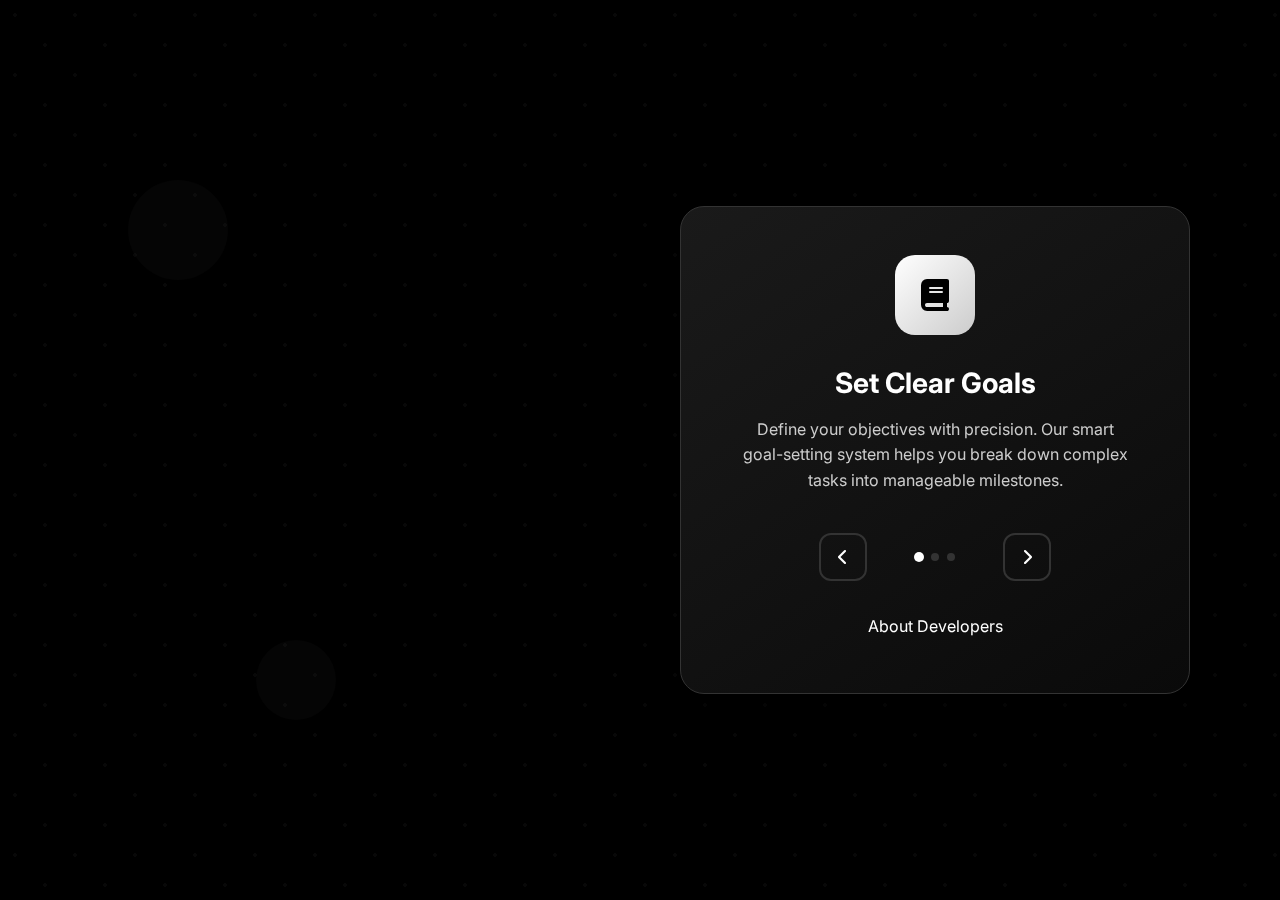
<file: FOCUS_application_CO/intro.html>
<!DOCTYPE html>
<html lang="en">
<head>
    <meta charset="UTF-8">
    <meta name="viewport" content="width=device-width, initial-scale=1.0">
    <title>Focus | Intro</title>
    
    <!-- Font Awesome -->
    <link href="https://cdnjs.cloudflare.com/ajax/libs/font-awesome/6.4.0/css/all.min.css" rel="stylesheet">
      <!-- Bootstrap CSS -->
    <link href="https://cdnjs.cloudflare.com/ajax/libs/bootstrap/5.3.0/css/bootstrap.min.css" rel="stylesheet">
     
    <!-- Bootstrap JS -->
    <script src="https://cdnjs.cloudflare.com/ajax/libs/bootstrap/5.3.0/js/bootstrap.bundle.min.js"></script>

    <!-- Google Fonts -->
    <link href="https://fonts.googleapis.com/css2?family=Inter:wght@300;400;500;600;700;800&display=swap" rel="stylesheet">
       <link rel="icon" type="image/png" sizes="32x32" href="focus-logo.png">
    <link rel="apple-touch-icon" sizes="180x180" href="focus-logo.png">
    <style>
        * {
            margin: 0;
            padding: 0;
            box-sizing: border-box;
        }
        
        body {
            font-family: 'Inter', sans-serif;
            background: #000000;
            color: #ffffff;
            overflow-x: hidden;
            line-height: 1.6;
        }
        
        .container {
            min-height: 100vh;
            display: flex;
            align-items: center;
            justify-content: center;
            padding: 20px;
            position: relative;
        }
        
        .background-pattern {
            position: fixed;
            top: 0;
            left: 0;
            width: 100%;
            height: 100%;
            opacity: 0.03;
            background-image: radial-gradient(circle at 25% 25%, #ffffff 2px, transparent 2px),
                              radial-gradient(circle at 75% 75%, #ffffff 2px, transparent 2px);
            background-size: 60px 60px;
            z-index: 0;
        }
        
        .main-content {
            position: relative;
            z-index: 1;
            max-width: 1200px;
            width: 100%;
            display: grid;
            grid-template-columns: 1fr 1fr;
            gap: 80px;
            align-items: center;
        }
        
        .left-section {
            animation: slideInLeft 1s ease-out;
        }
        
        .brand {
            display: flex;
            align-items: center;
            margin-bottom: 40px;
            opacity: 0;
            animation: fadeInUp 0.8s ease-out 0.2s forwards;
        }
        
        .brand-icon {
            width: 60px;
            height: 60px;
            background: linear-gradient(135deg, #ffffff, #cccccc);
            border-radius: 16px;
            display: flex;
            align-items: center;
            justify-content: center;
            margin-right: 16px;
            font-size: 24px;
            color: #000000;
            font-weight: 700;
        }
        
        .brand-text {
            font-size: 2rem;
            font-weight: 800;
            letter-spacing: -0.02em;
        }
        
        .hero-content h1 {
            font-size: 3.5rem;
            font-weight: 800;
            line-height: 1.1;
            margin-bottom: 24px;
            opacity: 0;
            animation: fadeInUp 0.8s ease-out 0.4s forwards;
        }
        
        .hero-content p {
            font-size: 1.25rem;
            color: #cccccc;
            margin-bottom: 40px;
            max-width: 480px;
            opacity: 0;
            animation: fadeInUp 0.8s ease-out 0.6s forwards;
        }
        
        .cta-buttons {
            display: flex;
            gap: 16px;
            margin-bottom: 60px;
            opacity: 0;
            animation: fadeInUp 0.8s ease-out 0.8s forwards;
        }
        
        .btn-primary {
            background: #ffffff;
            color: #000000;
            border: none;
            padding: 16px 32px;
            border-radius: 12px;
            font-size: 1rem;
            font-weight: 600;
            cursor: pointer;
            transition: all 0.3s cubic-bezier(0.4, 0, 0.2, 1);
            display: flex;
            align-items: center;
            gap: 8px;
        }
        
        .btn-primary:hover {
            background: #f0f0f0;
            transform: translateY(-2px);
            box-shadow: 0 8px 32px rgba(255, 255, 255, 0.2);
        }
        
        .btn-secondary {
            background: transparent;
            color: #ffffff;
            border: 2px solid #333333;
            padding: 14px 32px;
            border-radius: 12px;
            font-size: 1rem;
            font-weight: 600;
            cursor: pointer;
            transition: all 0.3s cubic-bezier(0.4, 0, 0.2, 1);
        }
        
        .btn-secondary:hover {
            border-color: #ffffff;
            background: rgba(255, 255, 255, 0.1);
            transform: translateY(-2px);
        }
        
        .stats {
            display: flex;
            gap: 40px;
            opacity: 0;
            animation: fadeInUp 0.8s ease-out 1s forwards;
        }
        
        .stat-item {
            text-align: center;
        }
        
        .stat-number {
            font-size: 2rem;
            font-weight: 700;
            color: #ffffff;
            display: block;
        }
        
        .stat-label {
            font-size: 0.875rem;
            color: #888888;
            text-transform: uppercase;
            letter-spacing: 0.05em;
        }
        
        .right-section {
            position: relative;
            animation: slideInRight 1s ease-out;
        }
        
        .carousel-container {
            position: relative;
            background: linear-gradient(145deg, #1a1a1a, #0a0a0a);
            border-radius: 24px;
            padding: 48px;
            border: 1px solid #333333;
            box-shadow: 0 20px 40px rgba(0, 0, 0, 0.5);
        }
        
        .slide {
            display: none;
            text-align: center;
            opacity: 0;
            transform: translateX(20px);
            transition: all 0.5s cubic-bezier(0.4, 0, 0.2, 1);
        }
        
        .slide.active {
            display: block;
            opacity: 1;
            transform: translateX(0);
        }
        
        .slide-icon {
            width: 80px;
            height: 80px;
            background: linear-gradient(135deg, #ffffff, #cccccc);
            border-radius: 20px;
            display: flex;
            align-items: center;
            justify-content: center;
            margin: 0 auto 32px;
            font-size: 32px;
            color: #000000;
        }
        
        .slide h3 {
            font-size: 1.75rem;
            font-weight: 700;
            margin-bottom: 16px;
            color: #ffffff;
        }
        
        .slide p {
            font-size: 1rem;
            color: #cccccc;
            line-height: 1.6;
            margin-bottom: 32px;
            max-width: 400px;
            margin-left: auto;
            margin-right: auto;
        }
        
        .slide-nav {
            display: flex;
            justify-content: center;
            align-items: center;
            gap: 24px;
            margin-top: 40px;
        }
        
        .nav-btn {
            background: transparent;
            color: #ffffff;
            border: 2px solid #333333;
            width: 48px;
            height: 48px;
            border-radius: 12px;
            cursor: pointer;
            transition: all 0.3s cubic-bezier(0.4, 0, 0.2, 1);
            display: flex;
            align-items: center;
            justify-content: center;
        }
        
        .nav-btn:hover:not(:disabled) {
            border-color: #ffffff;
            background: rgba(255, 255, 255, 0.1);
            transform: translateY(-2px);
        }
        
        .nav-btn:disabled {
            opacity: 0.3;
            cursor: not-allowed;
        }
        
        .indicators {
            display: flex;
            justify-content: center;
            gap: 8px;
            margin: 0 24px;
        }
        
        .indicator {
            width: 8px;
            height: 8px;
            border-radius: 50%;
            background: #333333;
            cursor: pointer;
            transition: all 0.3s cubic-bezier(0.4, 0, 0.2, 1);
        }
        
        .indicator.active {
            background: #ffffff;
            transform: scale(1.25);
        }
        
        .get-started {
            background: #ffffff;
            color: #000000;
            border: none;
            padding: 16px 32px;
            border-radius: 12px;
            font-size: 1rem;
            font-weight: 600;
            cursor: pointer;
            transition: all 0.3s cubic-bezier(0.4, 0, 0.2, 1);
            display: inline-flex;
            align-items: center;
            gap: 8px;
        }
        
        .get-started:hover {
            background: #f0f0f0;
            transform: translateY(-2px);
            box-shadow: 0 8px 32px rgba(255, 255, 255, 0.3);
        }
        
        .floating-elements {
            position: absolute;
            top: 0;
            left: 0;
            width: 100%;
            height: 100%;
            pointer-events: none;
            z-index: -1;
        }
        
        .floating-element {
            position: absolute;
            background: rgba(255, 255, 255, 0.02);
            border-radius: 50%;
            animation: float 6s ease-in-out infinite;
        }
        
        .floating-element:nth-child(1) {
            width: 100px;
            height: 100px;
            top: 20%;
            left: 10%;
            animation-delay: 0s;
        }
        
        .floating-element:nth-child(2) {
            width: 60px;
            height: 60px;
            top: 60%;
            right: 15%;
            animation-delay: 2s;
        }
        
        .floating-element:nth-child(3) {
            width: 80px;
            height: 80px;
            bottom: 20%;
            left: 20%;
            animation-delay: 4s;
        }
        
        @keyframes slideInLeft {
            from {
                opacity: 0;
                transform: translateX(-100px);
            }
            to {
                opacity: 1;
                transform: translateX(0);
            }
        }
        
        @keyframes slideInRight {
            from {
                opacity: 0;
                transform: translateX(100px);
            }
            to {
                opacity: 1;
                transform: translateX(0);
            }
        }
        
        @keyframes fadeInUp {
            from {
                opacity: 0;
                transform: translateY(30px);
            }
            to {
                opacity: 1;
                transform: translateY(0);
            }
        }
        
        @keyframes float {
            0%, 100% {
                transform: translateY(0px) rotate(0deg);
            }
            50% {
                transform: translateY(-20px) rotate(180deg);
            }
        }
        
        @media (max-width: 1024px) {
            .main-content {
                grid-template-columns: 1fr;
                gap: 60px;
                text-align: center;
            }
            
            .hero-content h1 {
                font-size: 2.5rem;
            }
            
            .stats {
                justify-content: center;
            }
        }
        
        @media (max-width: 768px) {
            .container {
                padding: 20px 16px;
            }
            
            .carousel-container {
                padding: 32px 24px;
            }
            
            .hero-content h1 {
                font-size: 2rem;
            }
            
            .hero-content p {
                font-size: 1.125rem;
            }
            
            .cta-buttons {
                flex-direction: column;
                align-items: center;
            }
            
            .btn-primary,
            .btn-secondary {
                width: 100%;
                max-width: 280px;
                justify-content: center;
            }
            
            .stats {
                gap: 24px;
            }
        }
        
        .pulse {
            animation: pulse 2s cubic-bezier(0.4, 0, 0.6, 1) infinite;
        }
        
        @keyframes pulse {
            0%, 100% {
                opacity: 1;
            }
            50% {
                opacity: .8;
            }
        }
    </style>
</head>
<body>
    <div class="background-pattern"></div>
    
    <div class="floating-elements">
        <div class="floating-element"></div>
        <div class="floating-element"></div>
        <div class="floating-element"></div>
    </div>
    
    <div class="container">
        <div class="main-content">
            <div class="left-section">
                <div class="brand">
                    <div class="brand-icon">
                        <i class="fas fa-bullseye"></i>
                    </div>
                    <div class="brand-text">Focus</div>
                </div>
                
                <div class="hero-content">
                    <h1>Productivity<br>Redefined</h1>
                    <p>Transform your workflow with intelligent focus management. Set goals, track progress, and achieve more with our minimalist approach to productivity.</p>
                    
                    <div class="cta-buttons">
                        <a class="btn-primary" id="startBtn" href = "instructions.html">
                            <i class="fas fa-rocket"></i>
                            Start Focusing
                        </a>
                    </div>
                </div>
                
                <div class="stats">
                    <div class="stat-item">
                        <span class="stat-number">10K+</span>
                        <span class="stat-label">Active Users</span>
                    </div>
                    <div class="stat-item">
                        <span class="stat-number">98%</span>
                        <span class="stat-label">Success Rate</span>
                    </div>
                    <div class="stat-item">
                        <span class="stat-number">4.9</span>
                        <span class="stat-label">Rating</span>
                    </div>
                </div>
            </div>
            
            <div class="right-section">
                <div class="carousel-container">
                    <div class="slide active" data-slide="0">
                        <div class="slide-icon">
                            <i class="fa-solid fa-book"></i>
                        </div>
                        <h3>Set Clear Goals</h3>
                        <p>Define your objectives with precision. Our smart goal-setting system helps you break down complex tasks into manageable milestones.</p>
                    </div>
                    
                    <div class="slide" data-slide="1">
                        <div class="slide-icon">
                            <i class="fas fa-clock"></i>
                        </div>
                        <h3>Smart Scheduling</h3>
                        <p>Optimize your time with intelligent scheduling. Get personalized reminders and maintain deep focus sessions effortlessly.</p>
                    </div>
                    
                    <div class="slide" data-slide="2">
                        <div class="slide-icon">
                            <i class="fas fa-chart-line"></i>
                        </div>
                        <h3>Track Progress</h3>
                        <p>Monitor your achievements with detailed analytics. Understand your productivity patterns and continuously improve.</p>
                    </div>
                    
                    <div class="slide-nav">
                        <button class="nav-btn" id="prevBtn">
                            <i class="fas fa-chevron-left"></i>
                        </button>
                        
                        <div class="indicators">
                            <span class="indicator active" data-slide="0"></span>
                            <span class="indicator" data-slide="1"></span>
                            <span class="indicator" data-slide="2"></span>
                        </div>
                        
                        <button class="nav-btn" id="nextBtn">
                            <i class="fas fa-chevron-right"></i>
                        </button>
                        
                    </div></br>
                    <div style = "justify-content:center;display:flex;">
                    
                     <a href = "aboutus.html" style = "color:white;" class = "btn">About Developers</a>
                     </div>
                </div>
            </div>
        </div>
    </div>
    
    <script>
        class FocusCarousel {
            constructor() {
                this.currentSlide = 0;
                this.totalSlides = document.querySelectorAll('.slide').length;
                this.autoSlideInterval = null;
                this.init();
            }
            
            init() {
                this.bindEvents();
                this.startAutoSlide();
                this.updateNavigation();
            }
            
            bindEvents() {
                // Navigation buttons
                document.getElementById('prevBtn').addEventListener('click', () => {
                    this.goToSlide(this.currentSlide - 1);
                });
                
                document.getElementById('nextBtn').addEventListener('click', () => {
                    this.goToSlide(this.currentSlide + 1);
                });
                
                // Indicators
                document.querySelectorAll('.indicator').forEach((indicator, index) => {
                    indicator.addEventListener('click', () => {
                        this.goToSlide(index);
                    });
                });
                
                // CTA buttons
                document.getElementById('startBtn').addEventListener('click', () => {
                    this.handleGetStarted();
                });
                
                document.getElementById('getStartedBtn').addEventListener('click', () => {
                    this.handleGetStarted();
                });
                
                // Keyboard navigation
                document.addEventListener('keydown', (e) => {
                    if (e.key === 'ArrowLeft') {
                        this.goToSlide(this.currentSlide - 1);
                    } else if (e.key === 'ArrowRight') {
                        this.goToSlide(this.currentSlide + 1);
                    }
                });
                
                // Pause auto-slide on hover
                const carousel = document.querySelector('.carousel-container');
                carousel.addEventListener('mouseenter', () => {
                    this.stopAutoSlide();
                });
                
                carousel.addEventListener('mouseleave', () => {
                    this.startAutoSlide();
                });
                
                // Touch/swipe support
                let startX = 0;
                let endX = 0;
                
                carousel.addEventListener('touchstart', (e) => {
                    startX = e.touches[0].clientX;
                });
                
                carousel.addEventListener('touchend', (e) => {
                    endX = e.changedTouches[0].clientX;
                    this.handleSwipe(startX, endX);
                });
            }
            
            goToSlide(index) {
                if (index < 0) {
                    this.currentSlide = this.totalSlides - 1;
                } else if (index >= this.totalSlides) {
                    this.currentSlide = 0;
                } else {
                    this.currentSlide = index;
                }
                
                this.updateSlides();
                this.updateIndicators();
                this.updateNavigation();
                this.restartAutoSlide();
            }
            
            updateSlides() {
                const slides = document.querySelectorAll('.slide');
                slides.forEach((slide, index) => {
                    slide.classList.toggle('active', index === this.currentSlide);
                });
            }
            
            updateIndicators() {
                const indicators = document.querySelectorAll('.indicator');
                indicators.forEach((indicator, index) => {
                    indicator.classList.toggle('active', index === this.currentSlide);
                });
            }
            
            updateNavigation() {
                const prevBtn = document.getElementById('prevBtn');
                const nextBtn = document.getElementById('nextBtn');
                
                prevBtn.disabled = false;
                nextBtn.disabled = false;
            }
            
            startAutoSlide() {
                this.autoSlideInterval = setInterval(() => {
                    this.goToSlide(this.currentSlide + 1);
                }, 4000);
            }
            
            stopAutoSlide() {
                if (this.autoSlideInterval) {
                    clearInterval(this.autoSlideInterval);
                    this.autoSlideInterval = null;
                }
            }
            
            restartAutoSlide() {
                this.stopAutoSlide();
                this.startAutoSlide();
            }
            
            handleSwipe(startX, endX) {
                const threshold = 50;
                const diff = startX - endX;
                
                if (Math.abs(diff) > threshold) {
                    if (diff > 0) {
                        // Swipe left - next slide
                        this.goToSlide(this.currentSlide + 1);
                    } else {
                        // Swipe right - previous slide
                        this.goToSlide(this.currentSlide - 1);
                    }
                }
            }
            
            handleGetStarted() {
                // Add visual feedback
                const btn = event.target.closest('button');
                btn.classList.add('pulse');
                
                // Simulate navigation (you would replace this with actual navigation)
                setTimeout(() => {
                    alert('Welcome to Focus! This would normally navigate to the main application.');
                    btn.classList.remove('pulse');
                }, 500);
            }
        }
        
        // Initialize the carousel when DOM is loaded
        document.addEventListener('DOMContentLoaded', () => {
            new FocusCarousel();
            
            // Add some dynamic effects
            const floatingElements = document.querySelectorAll('.floating-element');
            floatingElements.forEach((element, index) => {
                element.style.animationDelay = `${index * 2}s`;
            });
        });
        
        // Add intersection observer for animations
        const observerOptions = {
            threshold: 0.1,
            rootMargin: '0px 0px -50px 0px'
        };
        
        const observer = new IntersectionObserver((entries) => {
            entries.forEach(entry => {
                if (entry.isIntersecting) {
                    entry.target.style.animationPlayState = 'running';
                }
            });
        }, observerOptions);
        
        // Observe animated elements
        document.addEventListener('DOMContentLoaded', () => {
            const animatedElements = document.querySelectorAll('[style*="animation"]');
            animatedElements.forEach(el => observer.observe(el));
        });
    </script>
</body>
</html>
</file>
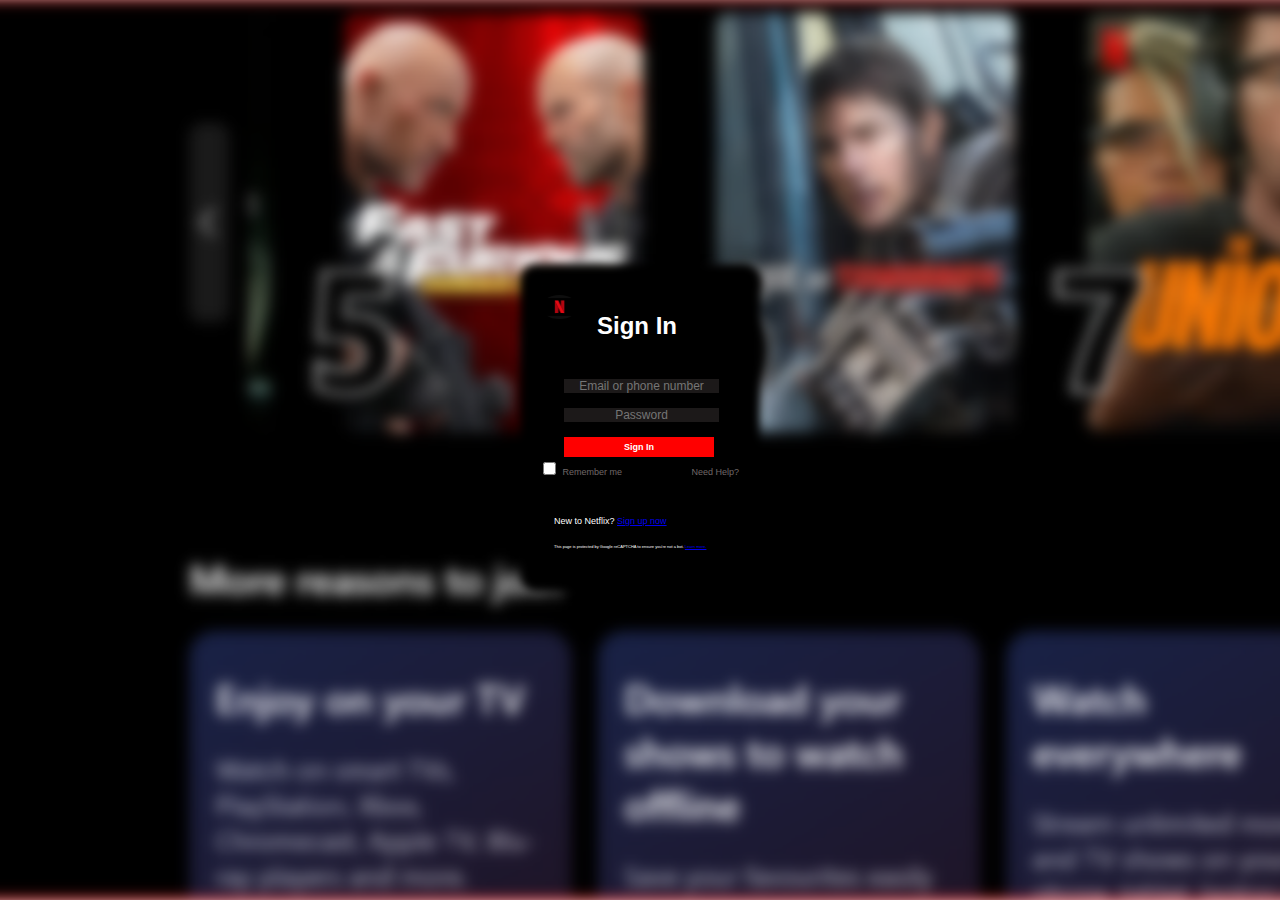
<file: Netflix_Login_Page_Frontend/netflixlogin.html>
<html lang="en">
<head>
    <meta charset="UTF-8">
    <meta name="viewport" content="width=device-width, initial-scale=1.0">
    <title>NETFLIX</title>
    <style>
        * {
            margin: 0;
            padding: 0;
            box-sizing: border-box;
            font-family: 'Roboto', sans-serif;
        }
        body{
            background-color:black;
            background-image: url('back.png') ;
            background-size: cover;
            background-attachment: scroll;
            height : 95vh;
            display:flex;
            justify-content: center;
            align-items: center;
        }
        .box
        {
            border : 1px solid black;
            background-color: black;
            height : 288px;
            width : 200px;
            border-radius:5px;
            box-shadow: 0px 0px 8px 20px black;
        }
        .roundlogo{
            border-radius: 50%;
            width:37px;
            height:24px;
            float:left;
            margin:10px 0px 0px 0px;
        }
        h2{
            margin:27px 0px 0px 56px;
            color:white;
            font-weight: bold;
        }
        .input1{
            margin: 39px 0px 0px 23px;
            text-align:center;
            font-size: 12px;
            background-color:rgb(28, 25, 25);
            border:none;
        }
        .input2{
            margin: 15px 0px 0px 23px;
            text-align:center;
            font-size: 12px;
            background-color:rgb(28, 25, 25);
            border:none;
        }
        .SignIn{
            border: 1px solid rgb(255, 0, 0);
            height: 20px;
            width: 150px;
            margin: 15px 0px 0px 23px;
            font-size: 9px;
            background-color:red;
            color:white;
            font-weight:bold;
        }
        #remember-me{
            margin:5px 2px;
        }
        .remem{
            font-size : 9px;
        }
        .needhelp{
            float:right;
            color:rgb(112, 104, 104);
            font-size: 9px;
            margin: 10px 0px 0px 0px;
        }
    </style>
</head>
<body>
    <div class="box">
        <div class="logo">
            <img src="netflixlogo.png" class="roundlogo"/>
        </div>
        <h2>Sign In</h2>
        <input type="text" class="input1" placeholder="Email or phone number" required />
        <input type="password" class="input2" placeholder="Password" required />
        <div>
            <button type="submit" class="SignIn">Sign In</button>
        </div>
        <div>
            <input type="checkbox" id="remember-me"/>
            <label class="remem" style="color:rgb(112, 104, 104)">Remember me</label>
            <p class="needhelp">
                Need Help?
            </p>
        </div>
        <br>
        <br>
        <p style="color:white;font-size:9px;margin-left: 13px;">New to Netflix? <a href="#">Sign up now</a></p>
        <br>
        <small style="color:white;font-size:4px;margin-left: 13px;">
            This page is protected by Google reCAPTCHA to ensure you're not a bot. 
            <a href="#">Learn more.</a>
        </small>
    </div>
</body>
</html>
</file>
